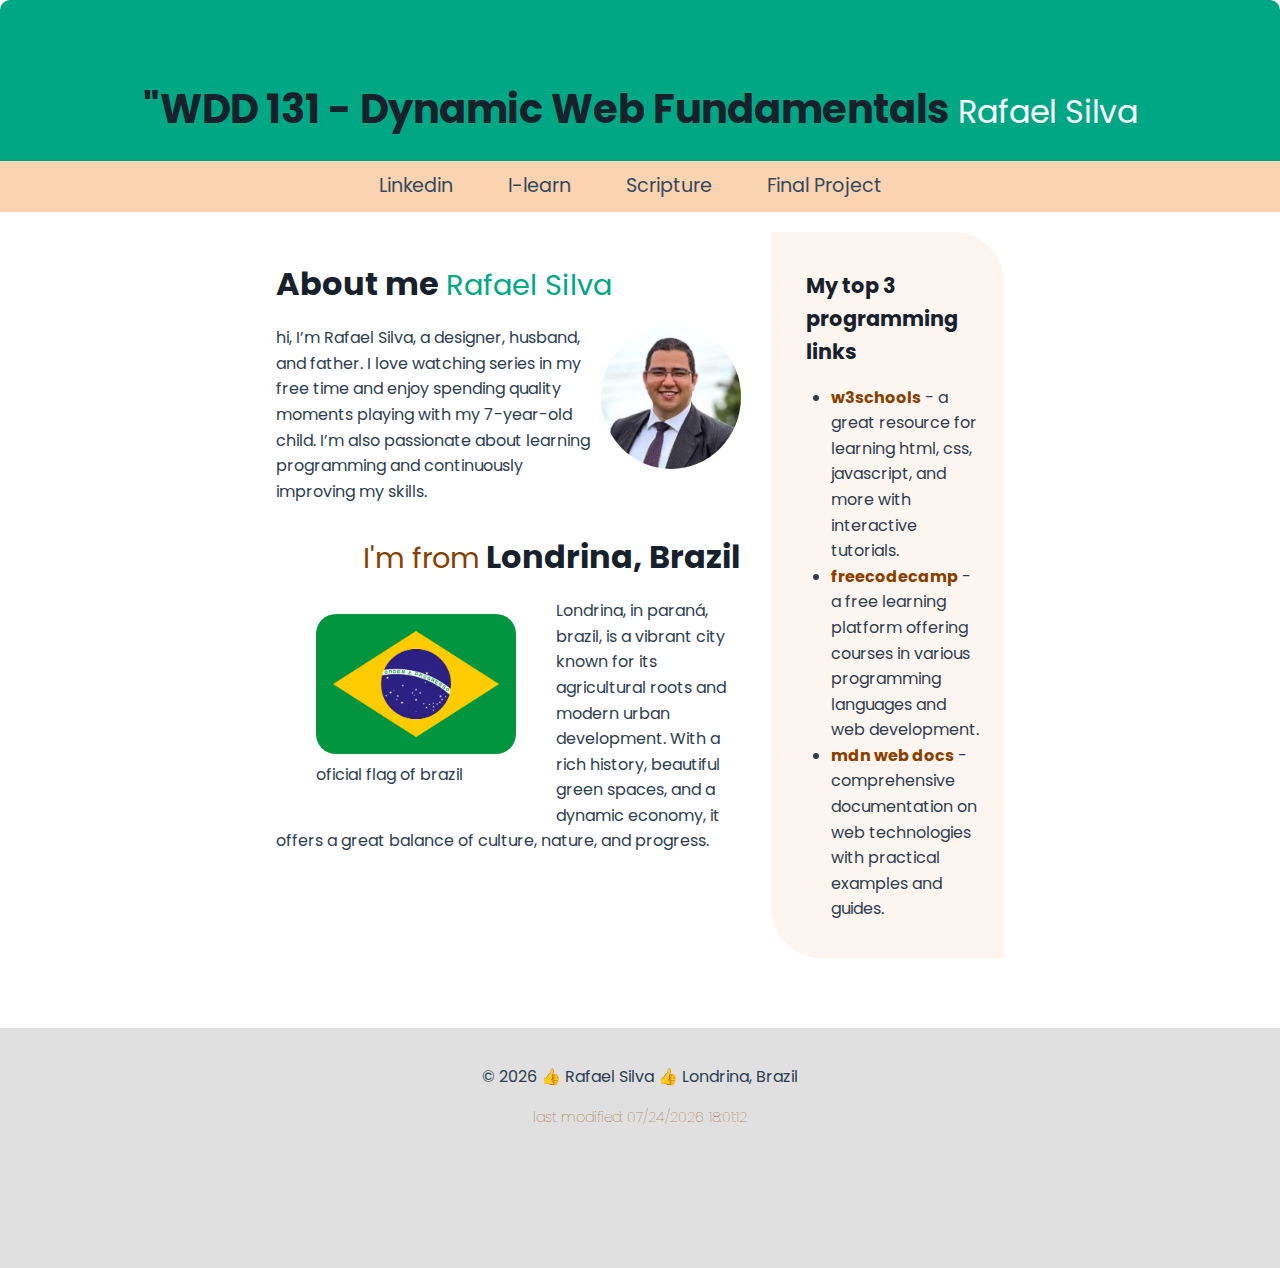
<file: index.html>
<!DOCTYPE html>
<html lang="en">

<head>
    <meta charset="utf-8">
    <meta name="viewport" content="width=device-width, initial-scale=1.0">
    <meta name="description" content="WDD 131 - Dynamic Web Fundamentals - Rafael Silva / web Fundamentals, html, css, js / this site from a byu-i's course learner">
    <meta name="author" content="Rafael Silva">
    <link rel="stylesheet" href="styles/base.css">
    <script src="scripts/getdates.js" defer></script>
    

    <link rel="preconnect" href="https://fonts.googleapis.com">
    <link rel="preconnect" href="https://fonts.gstatic.com" crossorigin>
    <link href="https://fonts.googleapis.com/css2?family=Poppins:ital,wght@0,300;0,400;0,500;0,700;1,300;1,500;1,700&display=swap" rel="stylesheet">
    
    <title>WDD 131 - Dynamic Web Fundamentals - Rafael Silva</title>
</head>

<body>
    <header>
        <h1>"WDD 131 - Dynamic Web Fundamentals <span id="white">Rafael Silva</span></h1>
        <nav>
            <ul>
                <li><a href="https://www.linkedin.com/in/rafael-silva-67575910a/">Linkedin</a></li>
                <li><a href="https://byui.instructure.com/">I-learn</a></li>
                <li><a href="https://www.churchofjesuschrist.org/study/scriptures/bofm/hel/5?lang=por&id=p12#p12">Scripture</a></li>
                <li><a href="#">Final Project</a></li>
            </ul>
        </nav>
    </header>

    <main>
        <section class="card">
            <h2>About me<span id="green"> Rafael Silva</span></h2>
            <img class="pic" src="images/Rafael.png" alt="rafael silva">
            <p>hi, I’m Rafael Silva, a designer, husband, and father. I love watching series in my free time and enjoy spending quality moments playing with my 7-year-old child. I’m also passionate about learning programming and continuously improving my skills.</p>

            <div>
                <h2 id="right"><span id="orange">I'm from</span> Londrina, Brazil</h2>
                
                <figure>
                    <img class="pic-2" src="images/brazil-flag.jpg" alt="brazilian flag">
                    <figcaption>oficial flag of brazil</figcaption>            
                </figure> 
            
                <p>Londrina, in paraná, brazil, is a vibrant city known for its agricultural roots and modern urban development. With a rich history, beautiful green spaces, and a dynamic economy, it offers a great balance of culture, nature, and progress.</p>
                
            </div>
        </section>
        
        <section class="card" id="grey">
            <h2 id="sub-h2">My top 3 programming links</h2>
            <ul>
                <li><a href="https://www.w3schools.com/" target="_blank">w3schools</a> - a great resource for learning html, css, javascript, and more with interactive tutorials.</li>
                <li><a href="https://www.freecodecamp.org/" target="_blank">freecodecamp</a> - a free learning platform offering courses in various programming languages and web development.</li>
                <li><a href="https://developer.mozilla.org/" target="_blank">mdn web docs</a> - comprehensive documentation on web technologies with practical examples and guides.</li>
            </ul>
        </section>
    </main>

    <footer>
        <p><span id="currentyear"></span> 👍 Rafael Silva 👍 Londrina, Brazil</p>
        <p id="orange2">last modified: <span id="lastmodified"></span></p>
    </footer>    
</body>

</html>
</file>
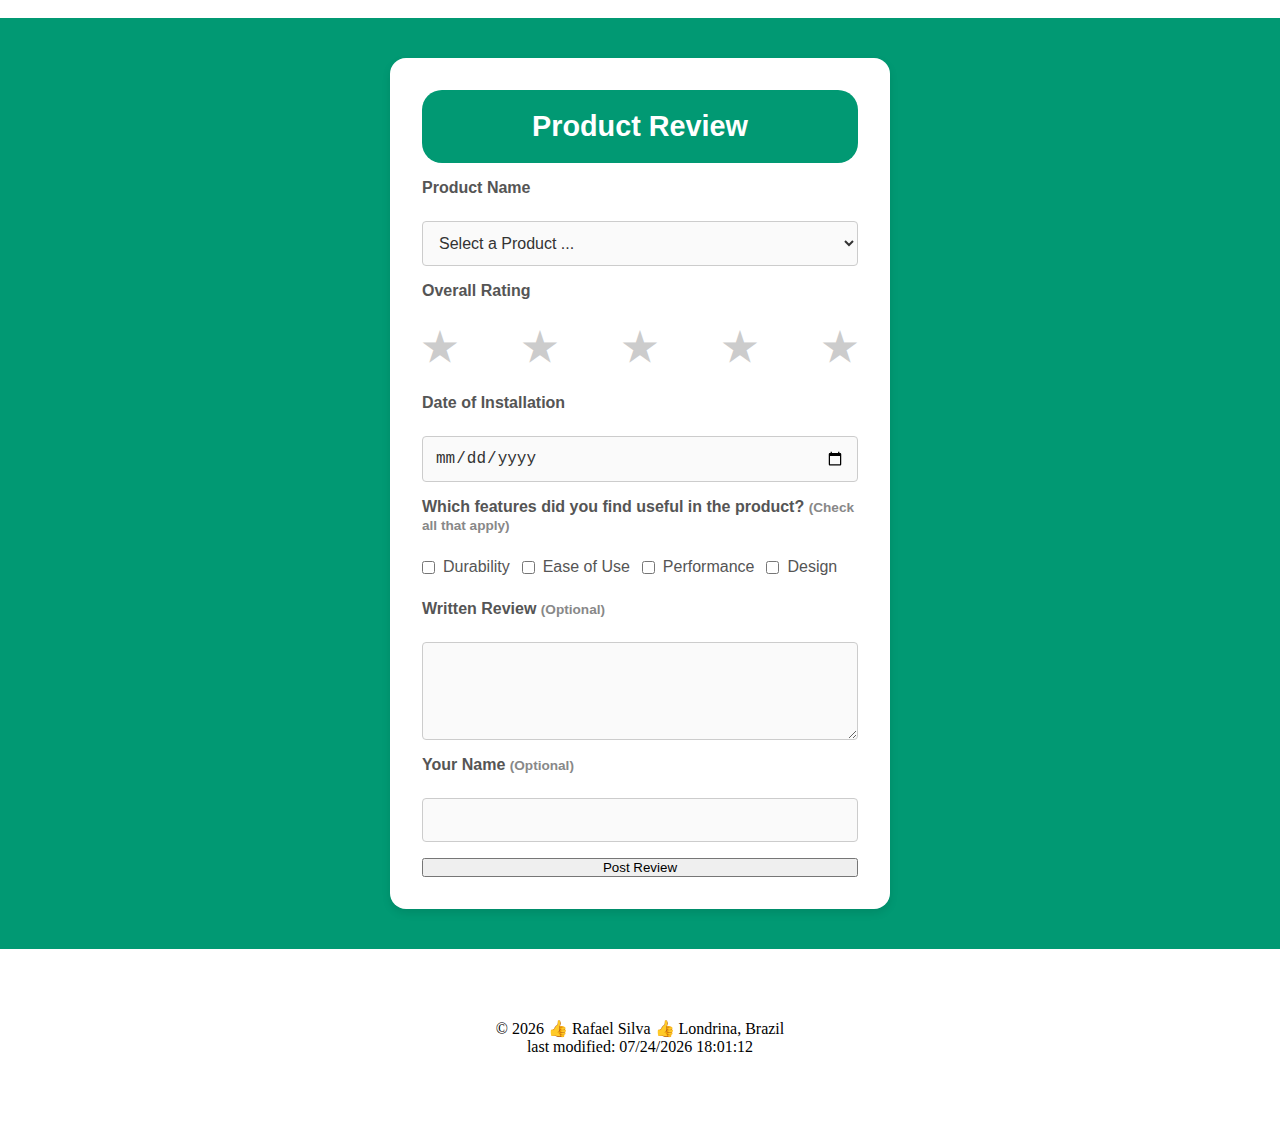
<file: form.html>
<!DOCTYPE html>
<html lang="en">
<head>
    <meta charset="UTF-8">
    <meta name="viewport" content="width=device-width, initial-scale=1.0">
    <title>Form</title>
    <meta name="description" content="confirmation page app -  learning activity"> 
    <meta name="author" content="Rafael Silva"> 
    <link rel="preconnect" href="https://fonts.googleapis.com">
    <link rel="preconnect" href="https://fonts.gstatic.com" crossorigin>
    <link href="https://fonts.googleapis.com/css2?family=Roboto:ital,wght@0,400;1,900&display=swap" rel="stylesheet"></br>
    <link rel="stylesheet" href="styles/form.css">
</head>
<body>
    <main>    
        <div class="review-container">
            <h2>Product Review</h2>
            <form id="reviewForm">
            
                <!-- Product Name -->
                <label for="productName">Product Name</label>
                <select id="productName" required>
                    <option value="">Choose a Product ...</option>
                    
                </select>
            
                <!-- Overall Rating -->
                <label for="rating">Overall Rating</label>
                <div class="rating">
                    <input type="radio" id="star5" name="rating" value="5">
                    <label for="star5">★</label>
                    <input type="radio" id="star4" name="rating" value="4">
                    <label for="star4">★</label>
                    <input type="radio" id="star3" name="rating" value="3">
                    <label for="star3">★</label>
                    <input type="radio" id="star2" name="rating" value="2">
                    <label for="star2">★</label>
                    <input type="radio" id="star1" name="rating" value="1">
                    <label for="star1">★</label>
                </div>
            
                <!-- Date of Installation -->
                <label for="installationDate">Date of Installation</label>
                <input type="date" id="installationDate" required>
            
                <!-- Features Checklist -->
                <p>Which features did you find useful in the product? <small>(Check all that apply)</small></p>
                <div class="checkbox-group">
                    <label><input type="checkbox" name="features" value="Durability"> Durability</label>
                    <label><input type="checkbox" name="features" value="Ease of Use"> Ease of Use</label>
                    <label><input type="checkbox" name="features" value="Performance"> Performance</label>
                    <label><input type="checkbox" name="features" value="Design"> Design</label>
                </div>
            
                <!-- Written Review -->
                <label for="reviewText">Written Review <small>(Optional)</small></label>
                <textarea id="reviewText" rows="4"></textarea>
            
                <!-- Name -->
                <label for="reviewerName">Your Name <small>(Optional)</small></label>
                <input type="text" id="reviewerName">
            
                <!-- Submit Button -->
                <button type="button" onclick="submitReview()">Post Review</button>
            </form>
        </div>
    </main>

    <footer>
        <p><span id="currentyear"></span> 👍 Rafael Silva 👍 Londrina, Brazil</p>
        <p id="orange2">last modified: <span id="lastmodified"></span></p>
    </footer>  

    <script src="scripts/form.js"></script>
    <script src="scripts/getdates.js"></script> <!--- js for data in footer-->
</body>
</html>
</file>
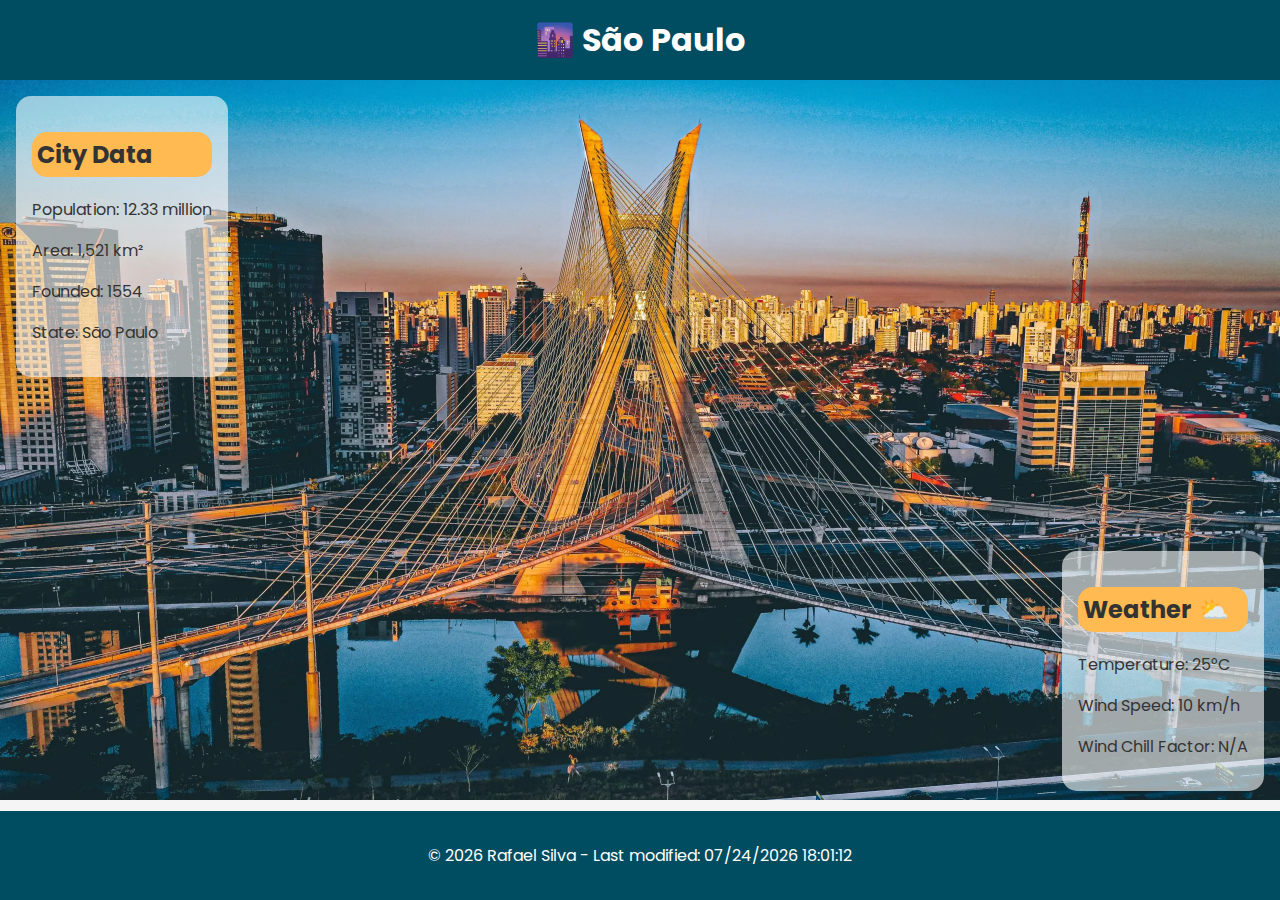
<file: place.html>
<!DOCTYPE html>
<html lang="en">
<head>
    <meta charset="UTF-8">
    <meta name="viewport" content="width=device-width, initial-scale=1.0">
    <meta http-equiv="X-UA-Compatible" content="IE=edge">
    <meta name="description" content="WDD 131 - Dynamic Web Fundamentals - Rafael Silva / web Fundamentals, html, css, js / this site from a byu-i's course learner">
    <meta name="author" content="Rafael Silva">
    <title>🌆 São Paulo - Explore the City</title>
    <link rel="stylesheet" href="styles/place.css">

    <link rel="preconnect" href="https://fonts.googleapis.com">
    <link rel="preconnect" href="https://fonts.gstatic.com" crossorigin>
    <link href="https://fonts.googleapis.com/css2?family=Poppins:ital,wght@0,300;0,400;0,500;0,700;1,300;1,500;1,700&display=swap" rel="stylesheet">
    
    
</head>
<body>
    <header>
        <h1>🌆 São Paulo</h1>
    </header>

    <main class="hero">
        <picture>
            <source srcset="images/hero-large.webp" media="(min-width: 1000px)">
            <source srcset="images/hero-small.webp" media="(max-width: 659px)">
            <img src="images/hero-medium.webp" alt="Panoramic view of São Paulo" class="responsive-img">
        </picture>
        <div class="overlay">
            <div class="data">
                <h2>City Data</h2>
                <p>Population: 12.33 million</p>
                <p>Area: 1,521 km²</p>
                <p>Founded: 1554</p>
                <p>State: São Paulo</p>
            </div>
            <div class="weather">
                <h2>Weather</h2>
                <img src="images/weather-icon.svg" alt="Weather icon" class="weather-icon mobile-icon">
                <p>Temperature: 25°C</p>
                <p>Wind Speed: 10 km/h</p>
                <p>Wind Chill Factor: <span id="windChill">N/A</span></p>
            </div>
        </div>
    </main>

    <footer>
        <p>&copy; <span id="year"></span> Rafael Silva - Last modified: <span id="lastModified"></span></p>
    </footer>
    <script src="scripts/place.js" defer></script>
</body>
</html>
</file>
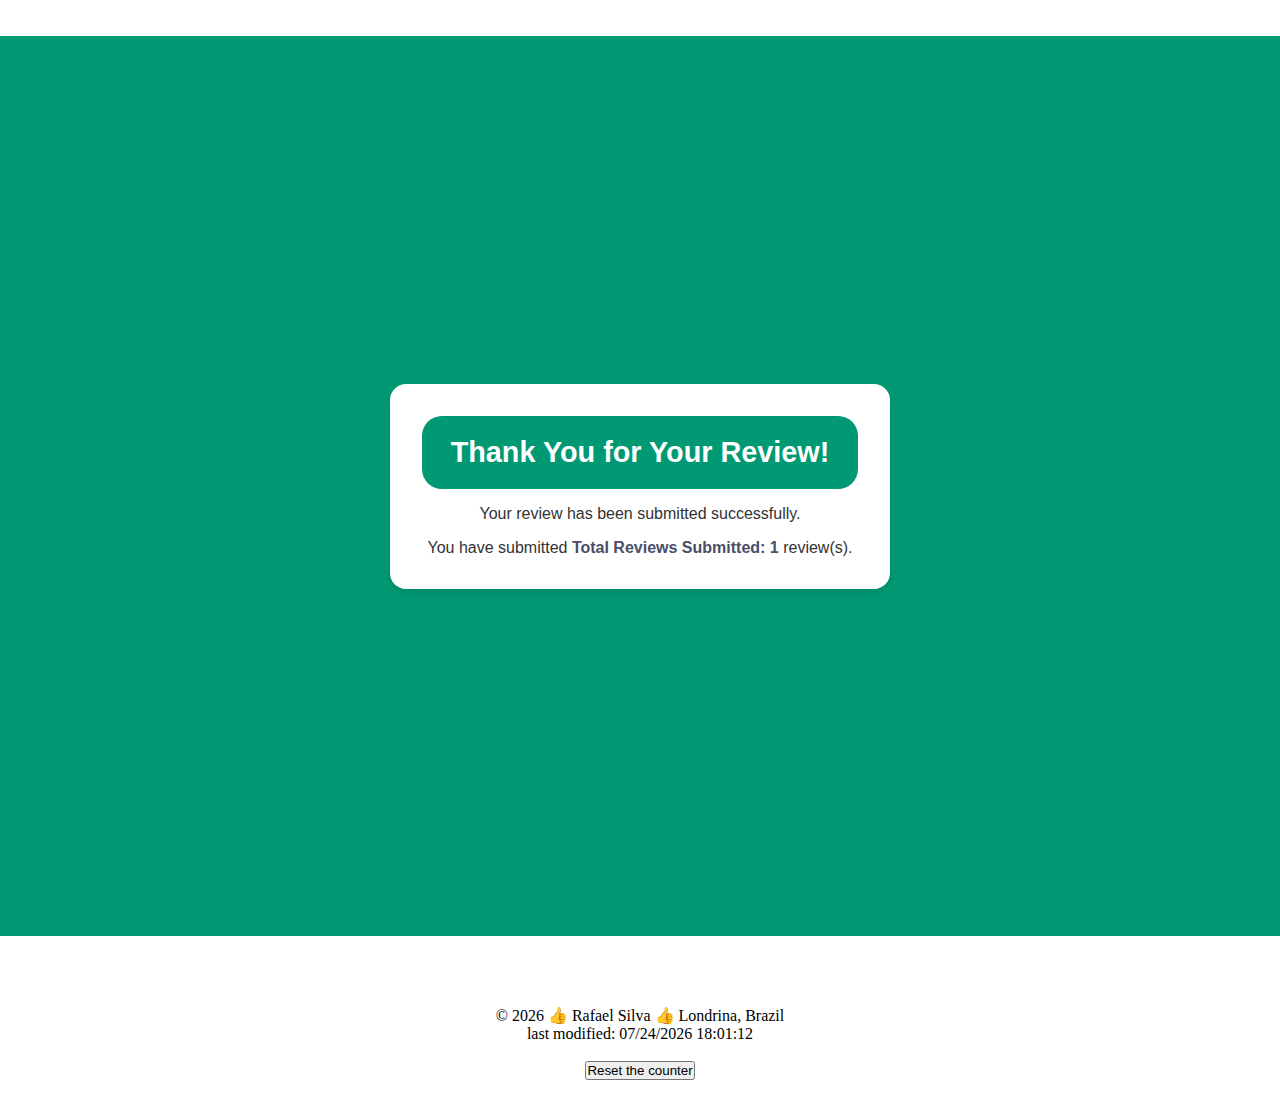
<file: review.html>
<!DOCTYPE html>
<html lang="en">
<head>
  <meta charset="UTF-8">
  <meta name="viewport" content="width=device-width, initial-scale=1.0">
  <title>Review Confirmation</title>
  <meta name="description" content="confirmation page app -  learning activity"> 
  <meta name="author" content="Rafael Silva"> 
  <link rel="preconnect" href="https://fonts.googleapis.com">
  <link rel="preconnect" href="https://fonts.gstatic.com" crossorigin>
  <link href="https://fonts.googleapis.com/css2?family=Roboto:ital,wght@0,400;1,900&display=swap" rel="stylesheet"></br>
  <link rel="stylesheet" href="styles/form.css">
</head>
<bR>
    <main>
        <div class="confirmation-container">
            <h2>Thank You for Your Review!</h2>
            <p>Your review has been submitted successfully.</p>
            <p>You have submitted <span id="reviewCount">0</span> review(s).</p>
        </div>
        
    </main>      
    
    <footer>
        <p><span id="currentyear"></span> 👍 Rafael Silva 👍 Londrina, Brazil</p>
        <p id="orange2">last modified: <span id="lastmodified"></span></p>
        
        </br>
        <!-- Botão para resetar a contagem de reviews -->
        <button id="resetReviewCount">Reset the counter</button>
    </footer>  

    

    <script src="scripts/form.js"></script>
    <script src="scripts/getdates.js"></script>
</body>
</html>
</file>
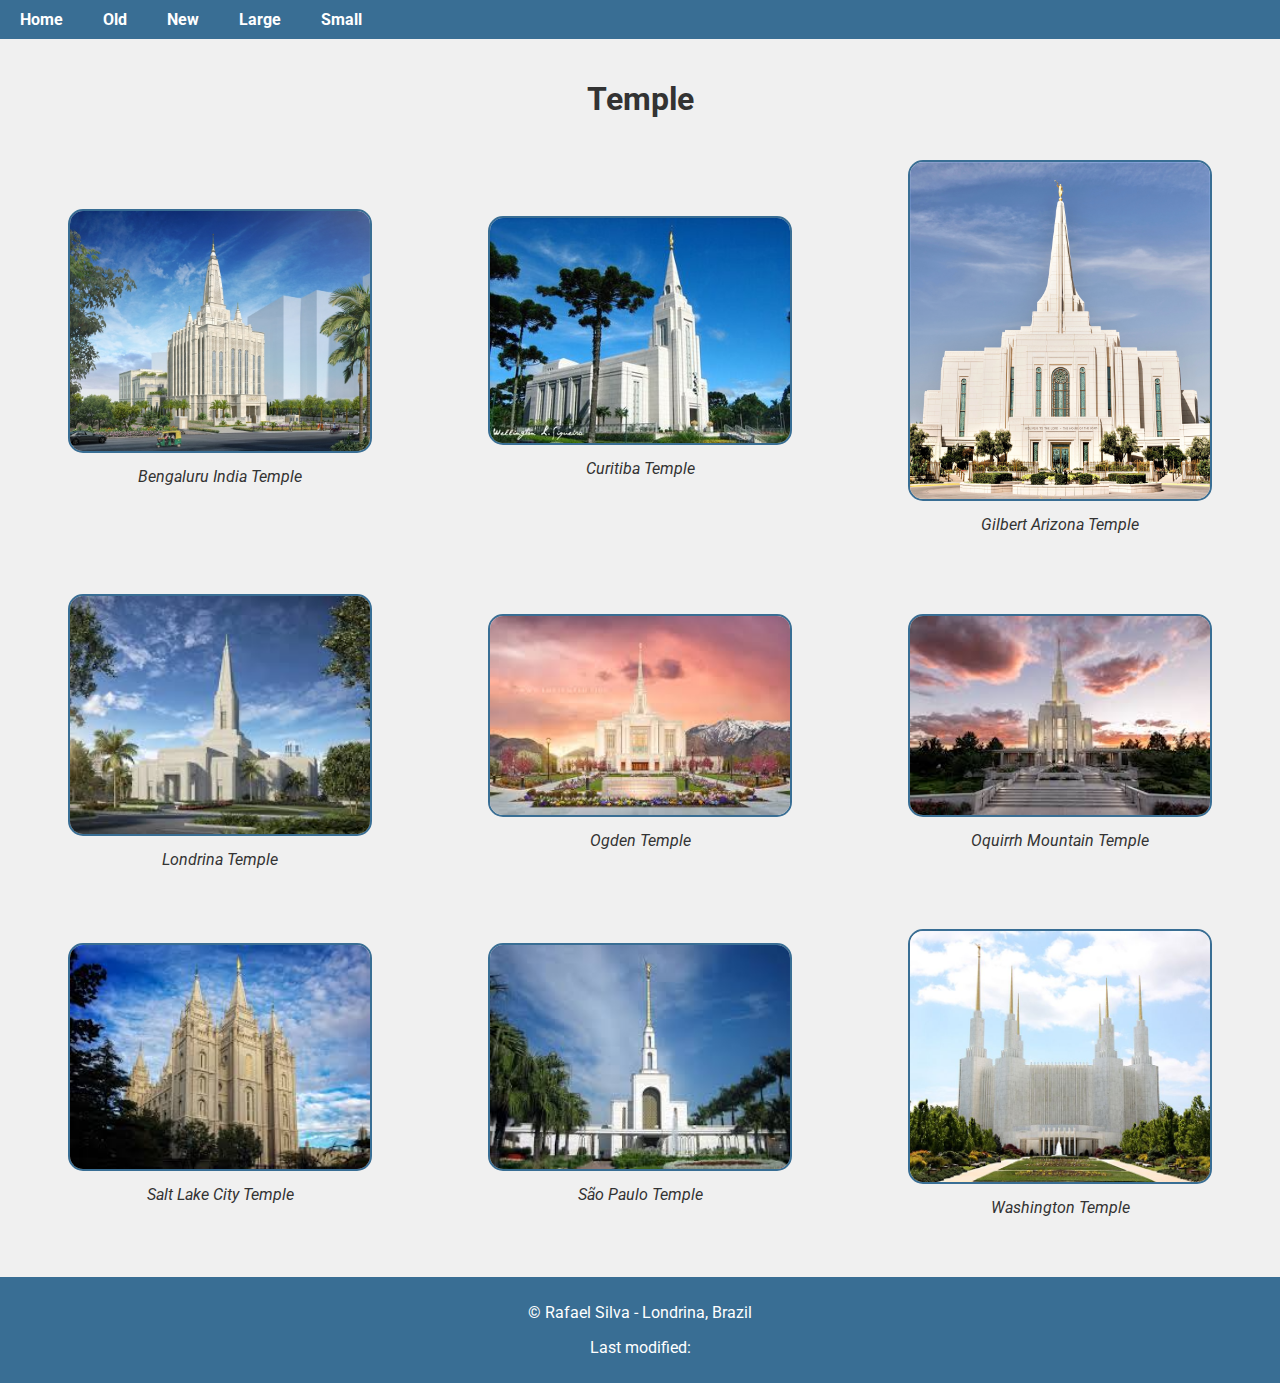
<file: temples.html>
<!DOCTYPE html>
<html lang="en">
<head>
    <meta charset="UTF-8">
    <meta name="viewport" content="width=device-width, initial-scale=1.0">
    <title>Temples - Home</title>
    <meta name="description" content="A list of my favorite Temples"> 
    <meta name="author" content="Rafael Silva"> 
    <link rel="preconnect" href="https://fonts.googleapis.com">
    <link rel="preconnect" href="https://fonts.gstatic.com" crossorigin>
    <link href="https://fonts.googleapis.com/css2?family=Roboto:ital,wght@0,400;1,900&display=swap" rel="stylesheet">
    <link rel="stylesheet" href="styles/temples.css">
    <link rel="stylesheet" href="styles/temples-large.css">
</head>
<body>
    <header>
        <nav>
            <div class="hamburger" id="hamburger">&#9776;</div>
            <ul class="nav-menu" id="nav-menu">
                <li><a href="#">Home</a></li>
                <li><a href="#">Old</a></li>
                <li><a href="#">New</a></li>
                <li><a href="#">Large</a></li>
                <li><a href="#">Small</a></li>
            </ul>
        </nav>
    </header>

    <main>
        <h1>Temple</h1>
        <h2></h2>
        <div class="temples">
            <figure>
                <img class="temple-img" src="images/bengaluru-india-temple.png" alt="Bengaluru India Temple">
                <figcaption>Bengaluru India Temple</figcaption>
            </figure>
            <figure>
                <img class="temple-img" src="images/curitiba-temple.png" alt="Curitiba Temple">
                <figcaption>Curitiba Temple</figcaption>
            </figure>
            <figure>
                <img class="temple-img" src="images/gilbert-arizona-temple.png" alt="Gilbert Arizona Temple">
                <figcaption>Gilbert Arizona Temple</figcaption>
            </figure>
            <figure>
                <img class="temple-img" src="images/londrina-temple.png" alt="Londrina Temple">
                <figcaption>Londrina Temple</figcaption>
            </figure>
            <figure>
                <img class="temple-img" src="images/ogden-temple.png" alt="Ogden Temple">
                <figcaption>Ogden Temple</figcaption>
            </figure>
            <figure>
                <img class="temple-img" src="images/oquiirrh-mountin-temple.png" alt="Oquirrh Mountain Temple">
                <figcaption>Oquirrh Mountain Temple</figcaption>
            </figure>
            <figure>
                <img class="temple-img" src="images/salt-lake-city-temple.png" alt="Salt Lake City Temple">
                <figcaption>Salt Lake City Temple</figcaption>
            </figure>
            <figure>
                <img class="temple-img" src="images/sao-paulo-temple.png" alt="São Paulo Temple">
                <figcaption>São Paulo Temple</figcaption>
            </figure>
            <figure>
                <img class="temple-img" src="images/washiton-temple.png" alt="Washington Temple">
                <figcaption>Washington Temple</figcaption>
            </figure>
        </div>
    </main>

    <footer>
        <p>&copy; <span id="currentYear"></span> Rafael Silva - Londrina, Brazil</p>
        <p>Last modified: <span id="lastModified"></span></p>
    </footer>

    <script src="scripts/temples.js"></script>
</body>
</html>
</file>
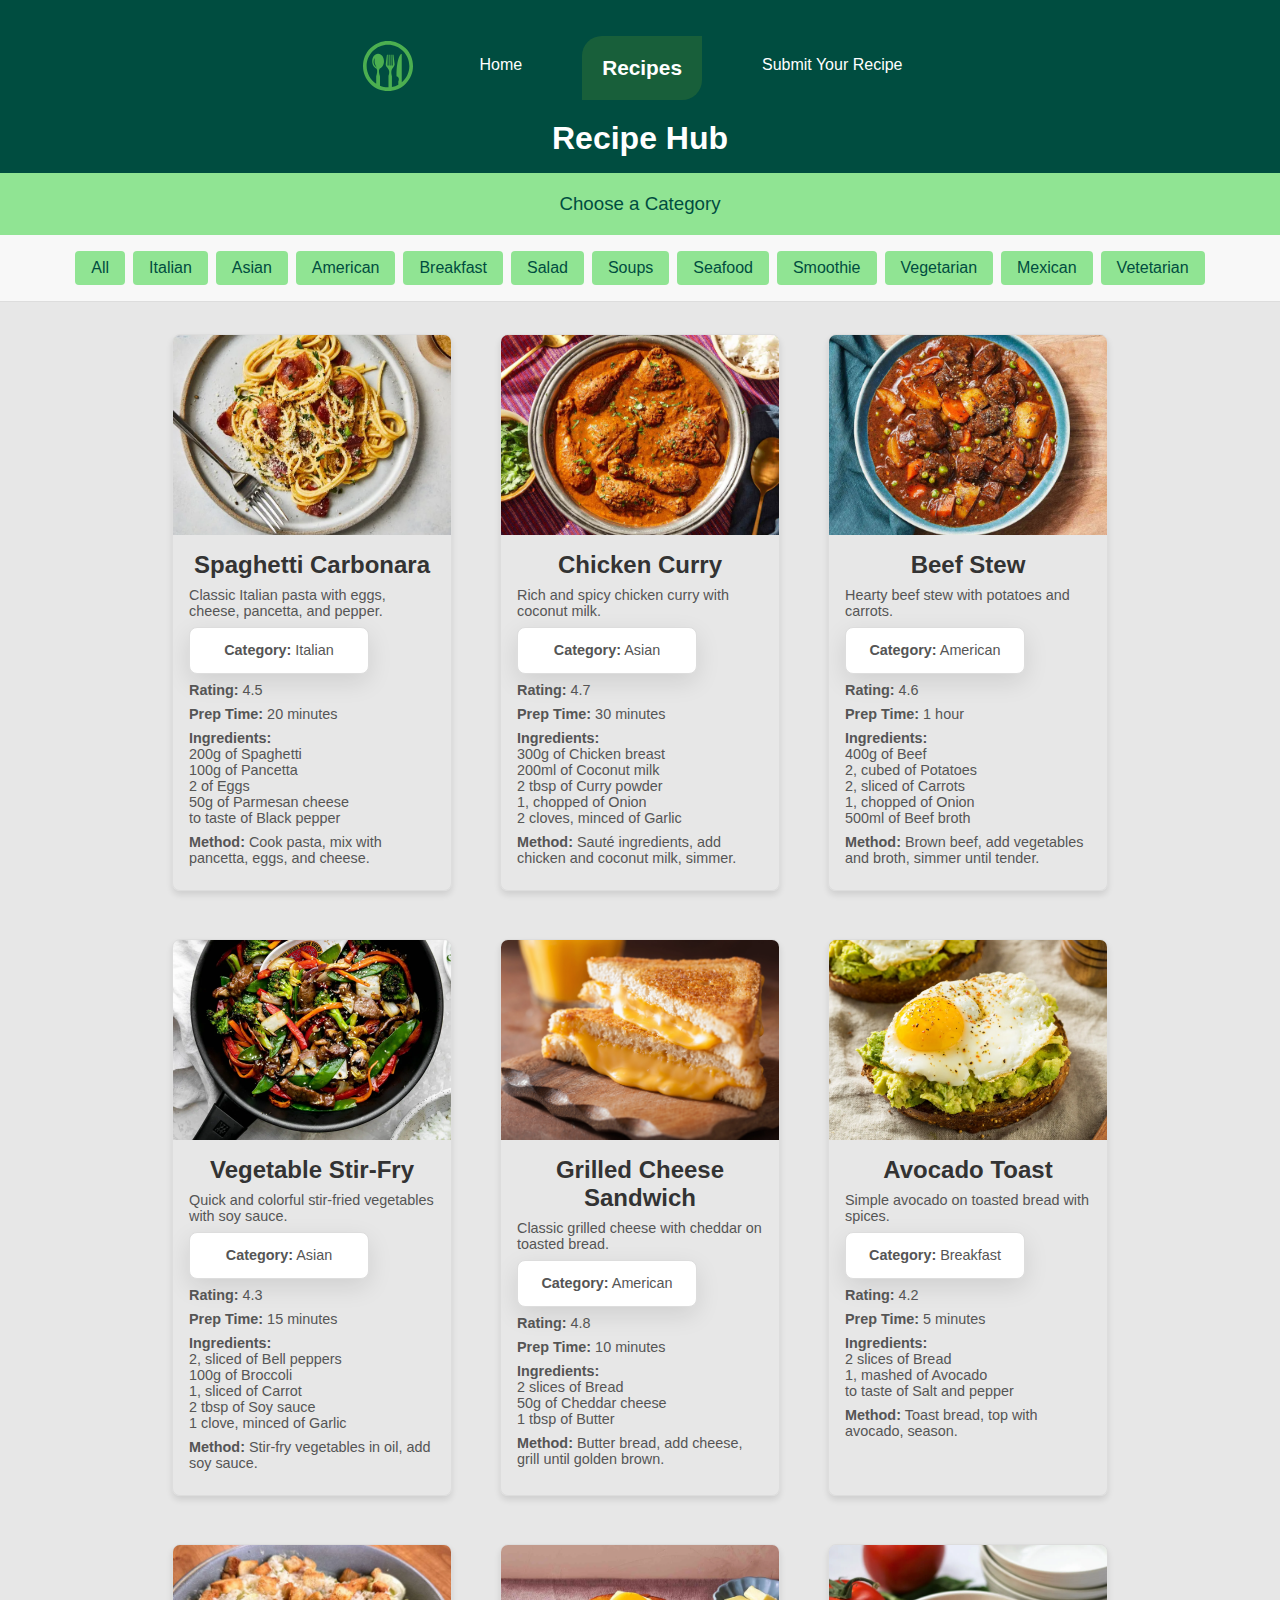
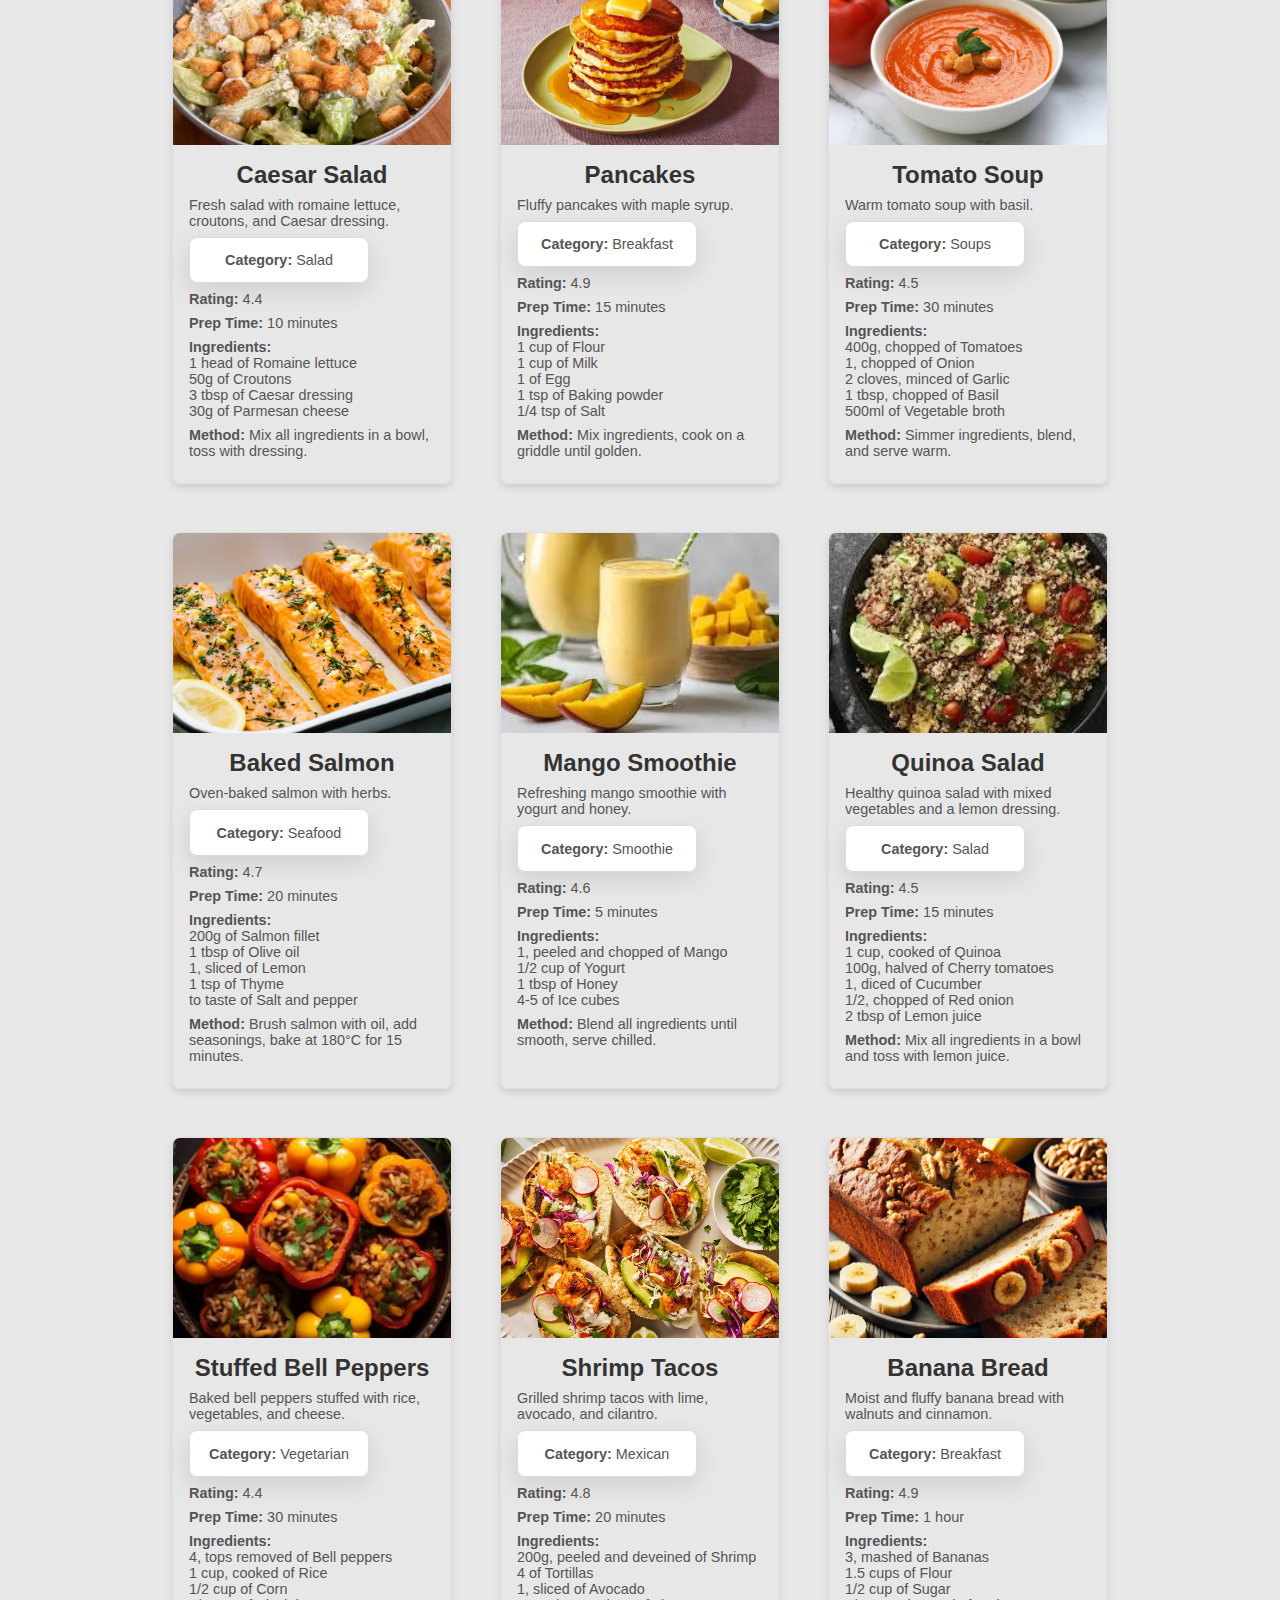
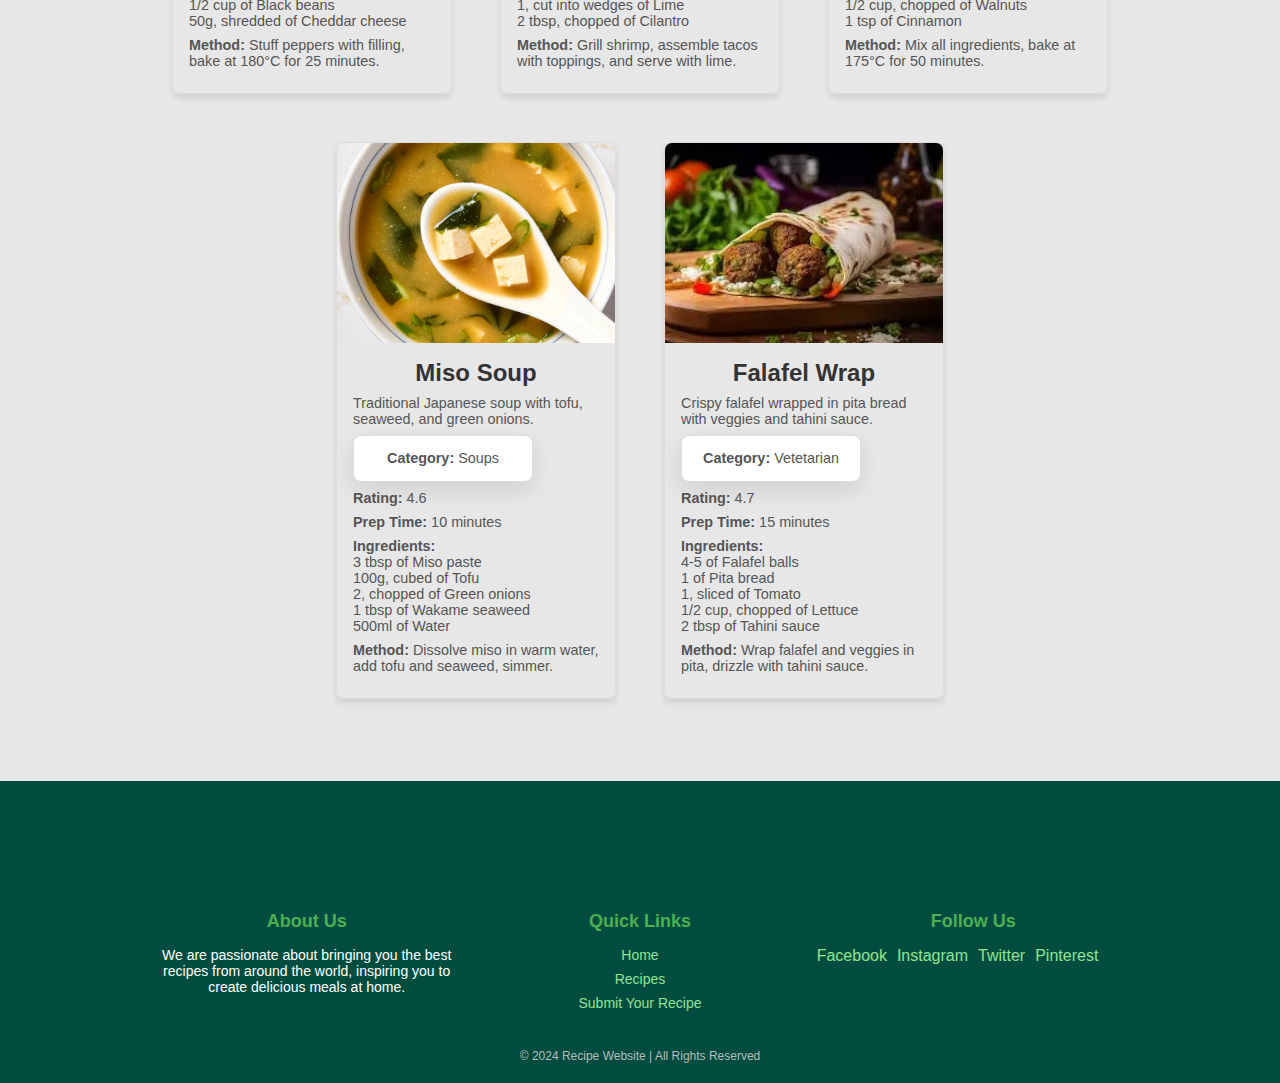
<file: project/recipes.html>
<!DOCTYPE html>
<html lang="en">
<head>
    <meta charset="UTF-8">
    <meta name="viewport" content="width=device-width, initial-scale=1.0">
    <title>Recipe Hub - Recipe</title>
    <meta name="description" content="book of mormon app -  learning activity"> 
    <meta name="author" content="Rafael Silva"> 
    <link rel="icon" href="images/logo.svg" type="image/x-icon">
    <link rel="preconnect" href="https://fonts.googleapis.com">
    <link rel="preconnect" href="https://fonts.gstatic.com" crossorigin>
    <link href="https://fonts.googleapis.com/css2?family=Roboto:ital,wght@0,400;1,900&display=swap" rel="stylesheet">
    <link rel="stylesheet" href="style/Delicious-Recipes.css">
    
</head>
<body>
    <header>
        <div class="header-1">
            <a href="delicious-recipes.html">
                <img src="images/logo.svg" alt="logo">
            </a>
            <div class="hamburger" id="hamburger">&#9776;</div>
            <nav id="nav-menu">
                <a href="delicious-recipes.html">Home</a>
                <a class="active" href="recipes.html">Recipes</a>
                <a href="submit-recipe.html">Submit Your Recipe</a>
            </nav>
        </div>
    
        <h1>Recipe Hub</h1>
        
    </header>

    <main>
        <h3>Choose a Category</h3>
        <div class="cat-nav"></div>
        <div class="all-recipe"></div>
    </main>
        

    <footer class="footer">
        <div class="footer-content">
            <div class="footer-section about">
                <h2>About Us</h2>
                <p>We are passionate about bringing you the best recipes from around the world, inspiring you to create delicious meals at home.</p>
            </div>
            <div class="footer-section links">
                <h2>Quick Links</h2>
                <ul>
                    <li><a  href="delicious-recipes.html">Home</a></li>
                    <li><a  href="recipes.html">Recipes</a></li>
                    <li><a href="submit-recipe.html">Submit Your Recipe</a></li>
                </ul>
            </div>
            <div class="footer-section social">
                <h2>Follow Us</h2>
                <div class="social-links">
                    <a href="https://facebook.com" target="_blank">Facebook</a>
                    <a href="https://instagram.com" target="_blank">Instagram</a>
                    <a href="https://twitter.com" target="_blank">Twitter</a>
                    <a href="https://pinterest.com" target="_blank">Pinterest</a>
                </div>
            </div>
        </div>
        <div class="footer-bottom">
            <p>&copy; 2024 Recipe Website | All Rights Reserved</p>
        </div>
    </footer>
    

    <script src="scripts/Delicious-Recipes.js"></script>
    
</body>
</html>
</file>
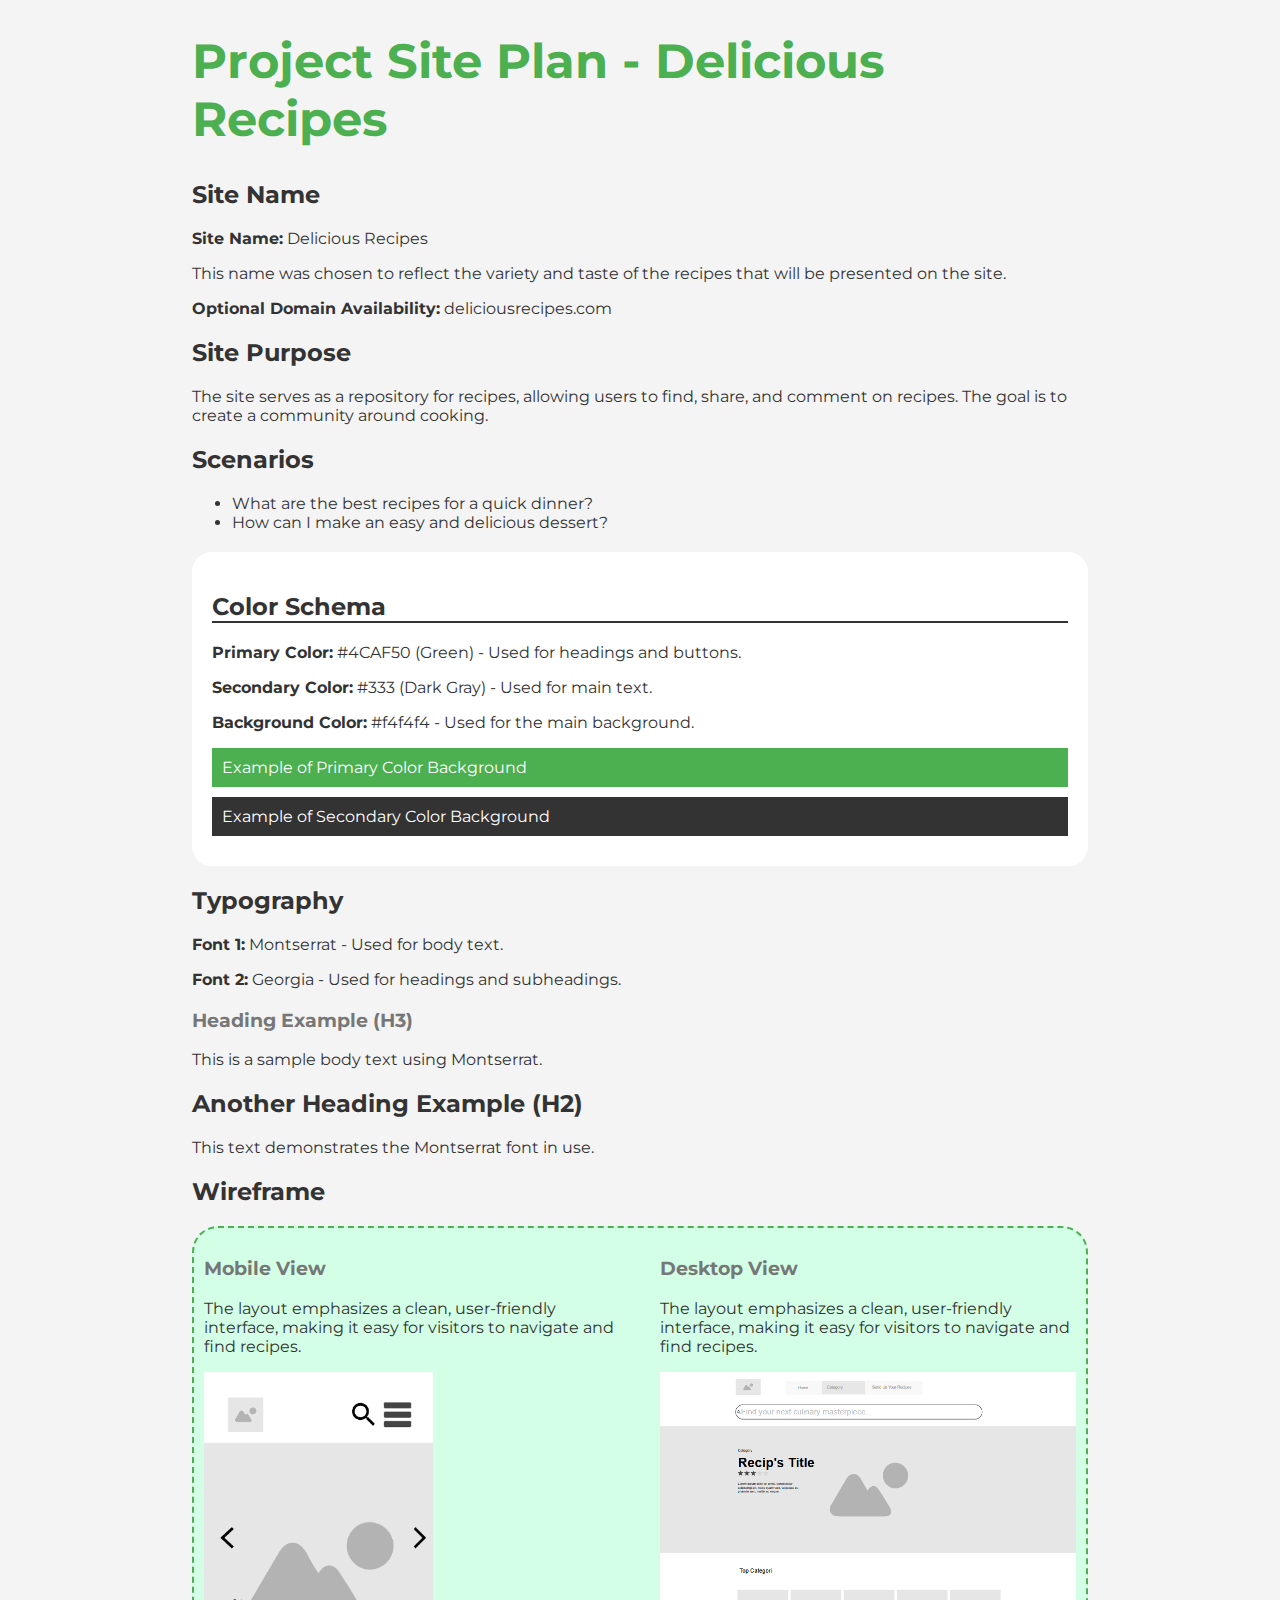
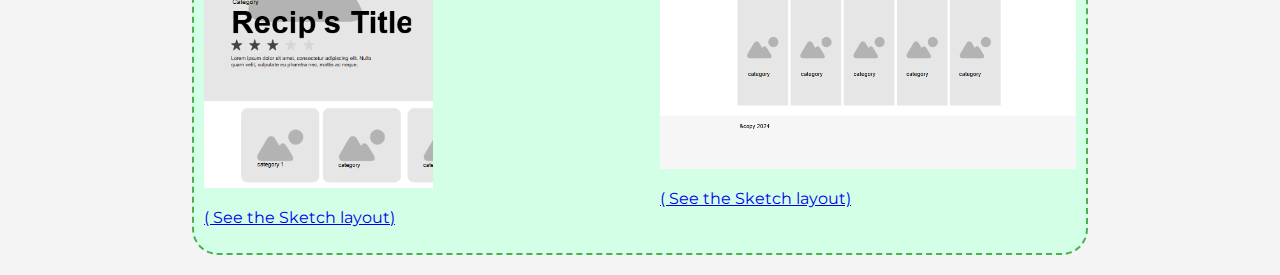
<file: project/siteplan.html>
<!DOCTYPE html>
<html lang="en">

<head>
    <meta charset="UTF-8">
    <meta name="viewport" content="width=device-width, initial-scale=1.0">
    <title>Project Site Plan - Delicious Recipes</title>
    <link rel="stylesheet" href="style/siteplan.css">
    <link href="https://fonts.googleapis.com/css2?family=Montserrat:wght@400;700&display=swap" rel="stylesheet">
    <!-- Montserrat font -->
</head>

<body>
    <main>

        <section class="title">
            <h1>Project Site Plan - Delicious Recipes</h1>
        </section>   

        <section>
            <h2>Site Name</h2>
            <p><strong>Site Name:</strong> Delicious Recipes</p>
            <p>This name was chosen to reflect the variety and taste of the recipes that will be presented on the site.</p>
            <p><strong>Optional Domain Availability:</strong> deliciousrecipes.com</p>
        </section>
        
        <section>
            <h2>Site Purpose</h2>
            <p>The site serves as a repository for recipes, allowing users to find, share, and comment on recipes. The goal is to create a community around cooking.</p>
        </section>
        
        <section>
            <h2>Scenarios</h2>
            <ul>
                <li>What are the best recipes for a quick dinner?</li>
                <li>How can I make an easy and delicious dessert?</li>
            </ul>
        </section>


        <section>
            <div class="color-scheme">
                <h2>Color Schema</h2>
                <p><strong>Primary Color:</strong> #4CAF50 (Green) - Used for headings and buttons.</p>
                <p><strong>Secondary Color:</strong> #333 (Dark Gray) - Used for main text.</p>
                <p><strong>Background Color:</strong> #f4f4f4 - Used for the main background.</p>
                <div class="color-example primary-bg">Example of Primary Color Background</div>
                <div class="color-example secondary-bg">Example of Secondary Color Background</div>
            </div>
        </section>
        
        <section>
            <h2>Typography</h2>
            <p><strong>Font 1:</strong> Montserrat - Used for body text.</p>
            <p><strong>Font 2:</strong> Georgia - Used for headings and subheadings.</p>
            <div class="typography-example">
                <h3>Heading Example (H3)</h3>
                <p>This is a sample body text using Montserrat.</p>
            </div>
            <div class="typography-example">
                <h2>Another Heading Example (H2)</h2>
                <p>This text demonstrates the Montserrat font in use.</p>
            </div>
        </section>

        <section>
            <h2>Wireframe</h2>
            <div class="wireframe">

                <section class="border">    
                    <h3>Mobile View</h3>
                    <p>The layout emphasizes a clean, user-friendly interface, making it easy for visitors to navigate and find recipes.</p>
                    <img class="img-small" src="images/wireframe-mobile.png" alt="">
                    <p><a href="https://app.moqups.com/Qq4qIdC2S5IKh2q0XxS5514ZRwbdZogq/view/page/ad64222d5"> ( See the Sketch layout)</a></p>
                </section>

                <section>
                    <h3>Desktop View</h3>
                    <p>The layout emphasizes a clean, user-friendly interface, making it easy for visitors to navigate and find recipes.</p>
                    <img class="img-large" src="images/wireframe-desktop.png" alt="wireframe-desktop-view" >
                    <p><a href="https://app.moqups.com/b6P0DoWFY8l8aCSxWyS9NH05wPYsErDL/view/page/ad64222d5"> ( See the Sketch layout)</a></p>
                </section> 
            </div>
        </section>
            
    </main>
</body>

</html>
</file>
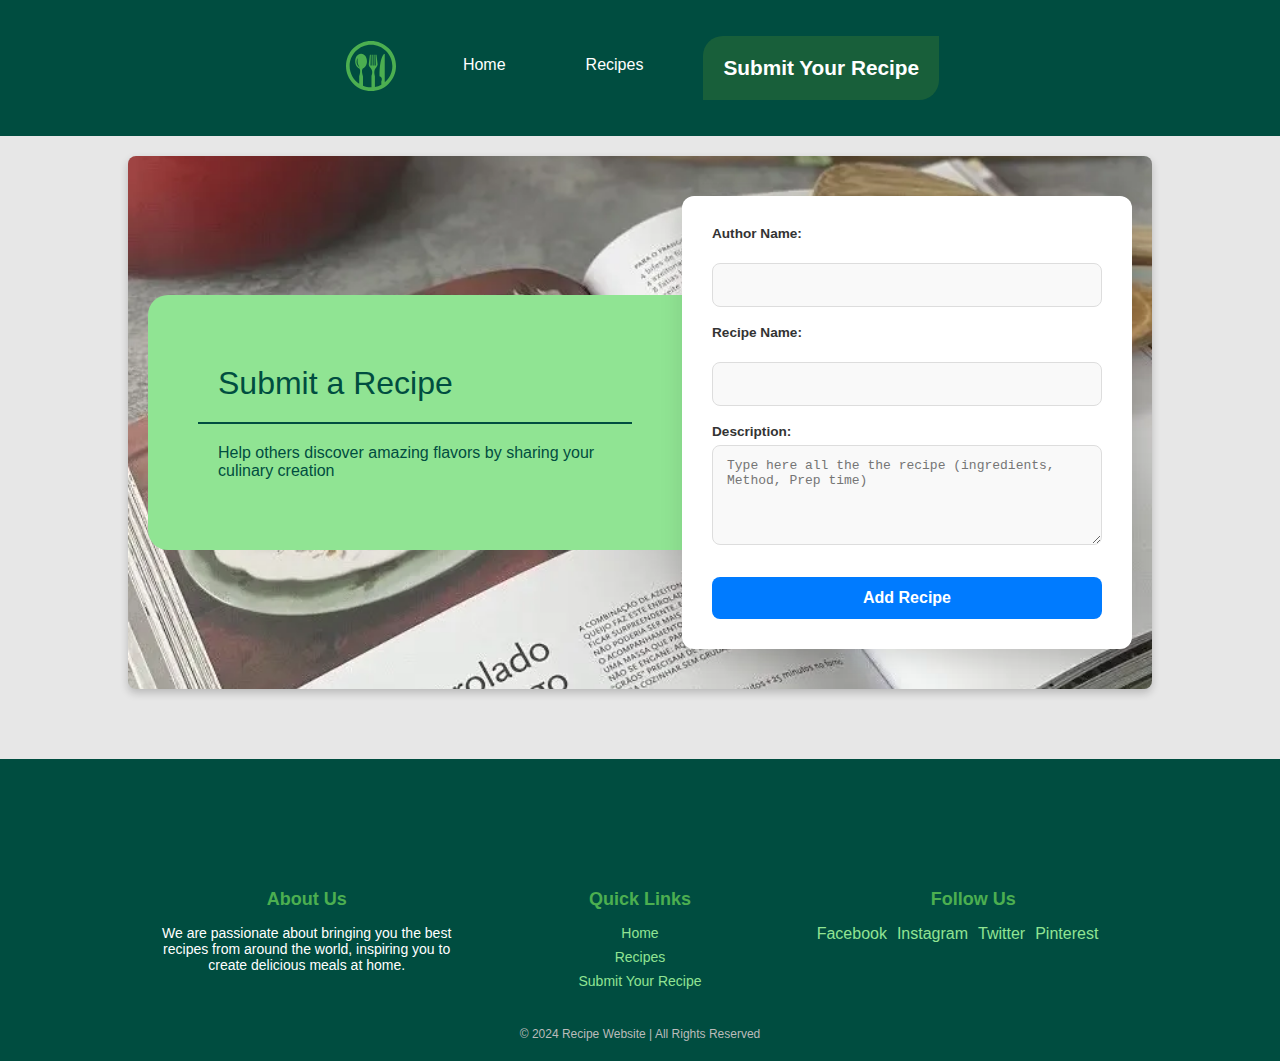
<file: project/submit-recipe.html>
<!DOCTYPE html>
<html lang="en">
<head>
    <meta charset="UTF-8">
    <meta name="viewport" content="width=device-width, initial-scale=1.0">
    <title>Recipe Hub - Recipe</title>
    <meta name="description" content="book of mormon app -  learning activity"> 
    <meta name="author" content="Rafael Silva"> 
    <link rel="icon" href="images/logo.svg" type="image/x-icon">
    <link rel="preconnect" href="https://fonts.googleapis.com">
    <link rel="preconnect" href="https://fonts.gstatic.com" crossorigin>
    <link href="https://fonts.googleapis.com/css2?family=Roboto:ital,wght@0,400;1,900&display=swap" rel="stylesheet">
    <link rel="stylesheet" href="style/Delicious-Recipes.css">
    <link rel="stylesheet" href="style/delicius-recipes-2.css">
    
</head>
<body>
    <header>
        <div class="header-1">
            <a href="delicious-recipes.html">
                <img src="images/logo.svg" alt="logo">
            </a>
            <div class="hamburger" id="hamburger" >&#9776;</div>
            <nav id="nav-menu">
               
                    <a href="delicious-recipes.html">Home</a>
                    <a href="recipes.html">Recipes</a>
                    <a class="active" href="submit-recipe.html">Submit Your Recipe</a>
                
                
            </nav>
        </div>
    </header>
    

    <main>
        <div class="container-2"  style="background-image: url('images/recipe-book.webp');"  >  
            <div class="cont-side">
                <h3><strong>Submit a Recipe</strong></h3> 
                <p>Help others discover amazing flavors by sharing your culinary creation</p>
                
            </div>
            
            <form id="recipe-form">
                
                
                <label for="author">Author Name:</label>
                <input type="text" id="author" name="author" required>

                <label for="name">Recipe Name:</label>
                <input type="text" id="name" name="name" required>
        
                <label for="description">Description:</label>
                <textarea id="description" name="description" placeholder="Type here all the the recipe (ingredients, Method, Prep time)" required></textarea>
                

        
                <button type="submit">Add Recipe</button>
            </form>

        </div>     
    </main>
        

    <footer class="footer">
        <div class="footer-content">
            <div class="footer-section about">
                <h2>About Us</h2>
                <p>We are passionate about bringing you the best recipes from around the world, inspiring you to create delicious meals at home.</p>
            </div>
            <div class="footer-section links">
                <h2>Quick Links</h2>
                <ul>
                    <li><a  href="delicious-recipes.html">Home</a></li>
                    <li><a  href="recipes.html">Recipes</a></li>
                    <li><a href="submit-recipe.html">Submit Your Recipe</a></li>
                </ul>
            </div>
            <div class="footer-section social">
                <h2>Follow Us</h2>
                <div class="social-links">
                    <a href="https://facebook.com" target="_blank">Facebook</a>
                    <a href="https://instagram.com" target="_blank">Instagram</a>
                    <a href="https://twitter.com" target="_blank">Twitter</a>
                    <a href="https://pinterest.com" target="_blank">Pinterest</a>
                </div>
            </div>
        </div>
        <div class="footer-bottom">
            <p>&copy; 2024 Recipe Website | All Rights Reserved</p>
        </div>
    </footer>
    
    <script src="scripts/Delicious-Recipes.js"></script>
</body>
</html>
</file>
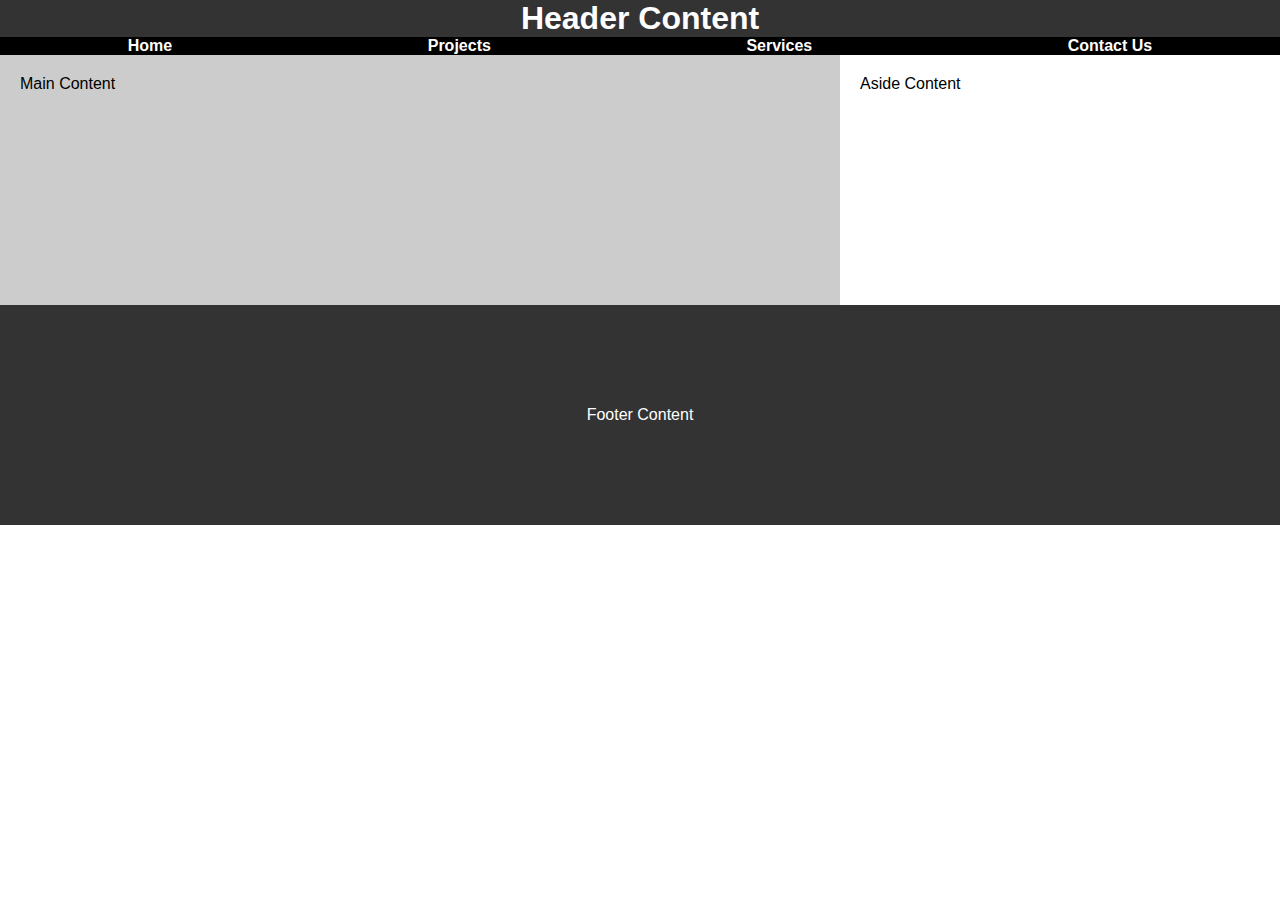
<file: week01/basic-layout.html>
<!DOCTYPE html>
<html lang="pt-BR">
<head>
    <meta charset="UTF-8">
    <meta name="viewport" content="width=device-width, initial-scale=1.0">
    <title>WDD 131 - Rafael Silva</title>
    <link rel="stylesheet" href="styles/layout.css">
</head>
<body>

    <header>
        <h1>Header Content</h1>
        <nav>
            <ul>
                <li><a href="#">Home</a></li>
                <li><a href="#">Projects</a></li>
                <li><a href="#">Services</a></li>
                <li><a href="#">Contact Us</a></li>
            </ul>
        </nav>
    </header>



    <main class="main-content">
        <article>
            <p>Main Content</p>
        </article>
        <aside>
            <p>Aside Content</p>
        </aside>
    </main>

    <footer>
        <p>Footer Content</p>
    </footer>

</body>
</html>
</file>
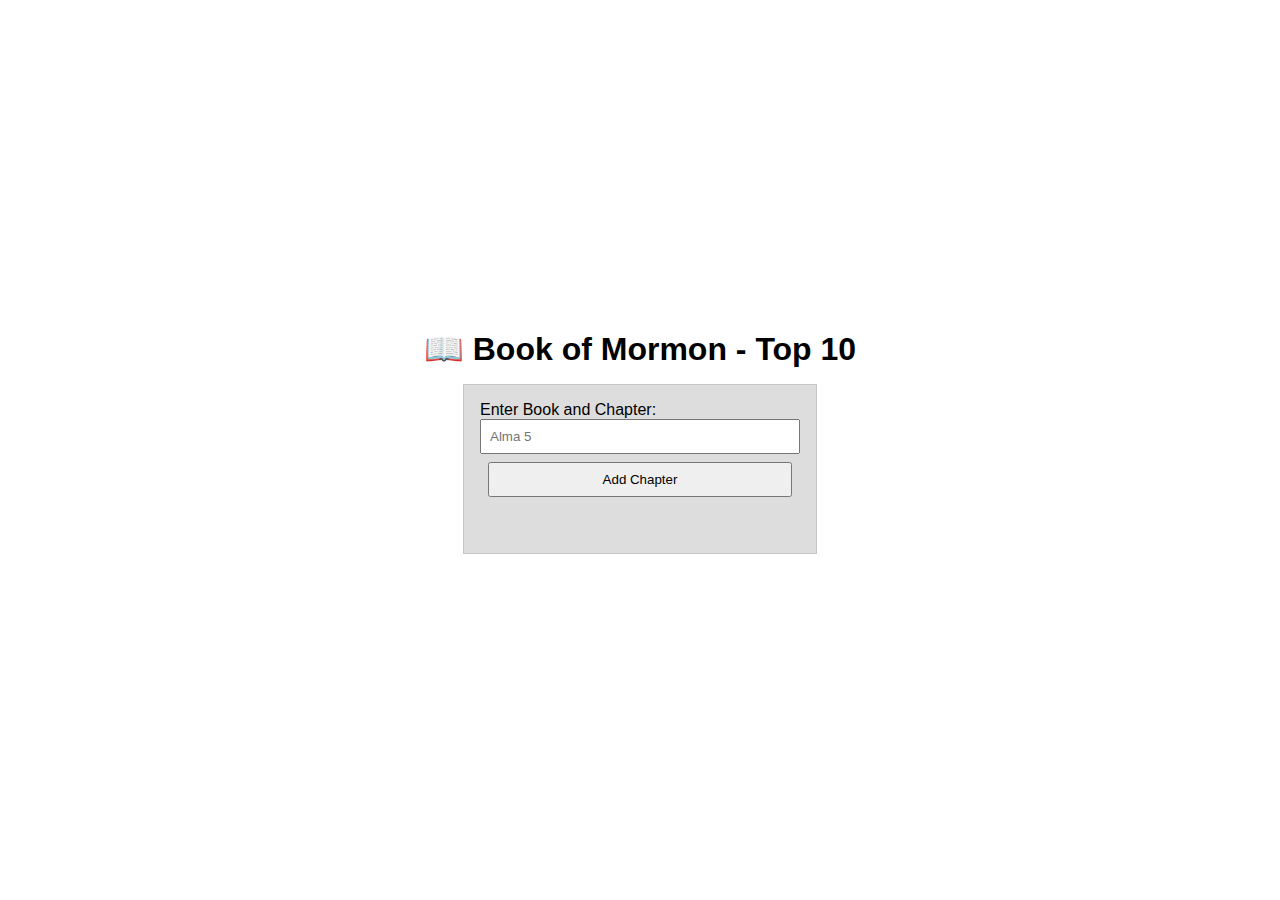
<file: week02/bom.html>
<!DOCTYPE html>
<html lang="en">

<head>
    <meta charset="UTF-8">
    <meta name="viewport" content="width=device-width, initial-scale=1.0">
    <title>WDD 131 - Book Of Mormon app</title>
    <meta name="description" content="book of mormon app -  learning activity">
    <meta name="author" content="Rafael Silva">
    <link rel="preconnect" href="https://fonts.googleapis.com">
    <link rel="preconnect" href="https://fonts.gstatic.com" crossorigin>
    <link href="https://fonts.googleapis.com/css2?family=Roboto:ital,wght@0,400;1,900&display=swap" rel="stylesheet">
    <link rel="stylesheet" href="styles/styles-bom.css">
    
</head>

<body>
    <h1>📖 Book of Mormon - Top 10</h1>
    <main>
        <label for="favchap">Enter Book and Chapter: </label>
        <input type="text" id="favchap" placeholder="Alma 5">
        <button type="submit">Add Chapter</button>
        <ul id="list"></ul>
    </main>
    <script src="scripts/bom.js"></script>
</body>

</html>
</file>
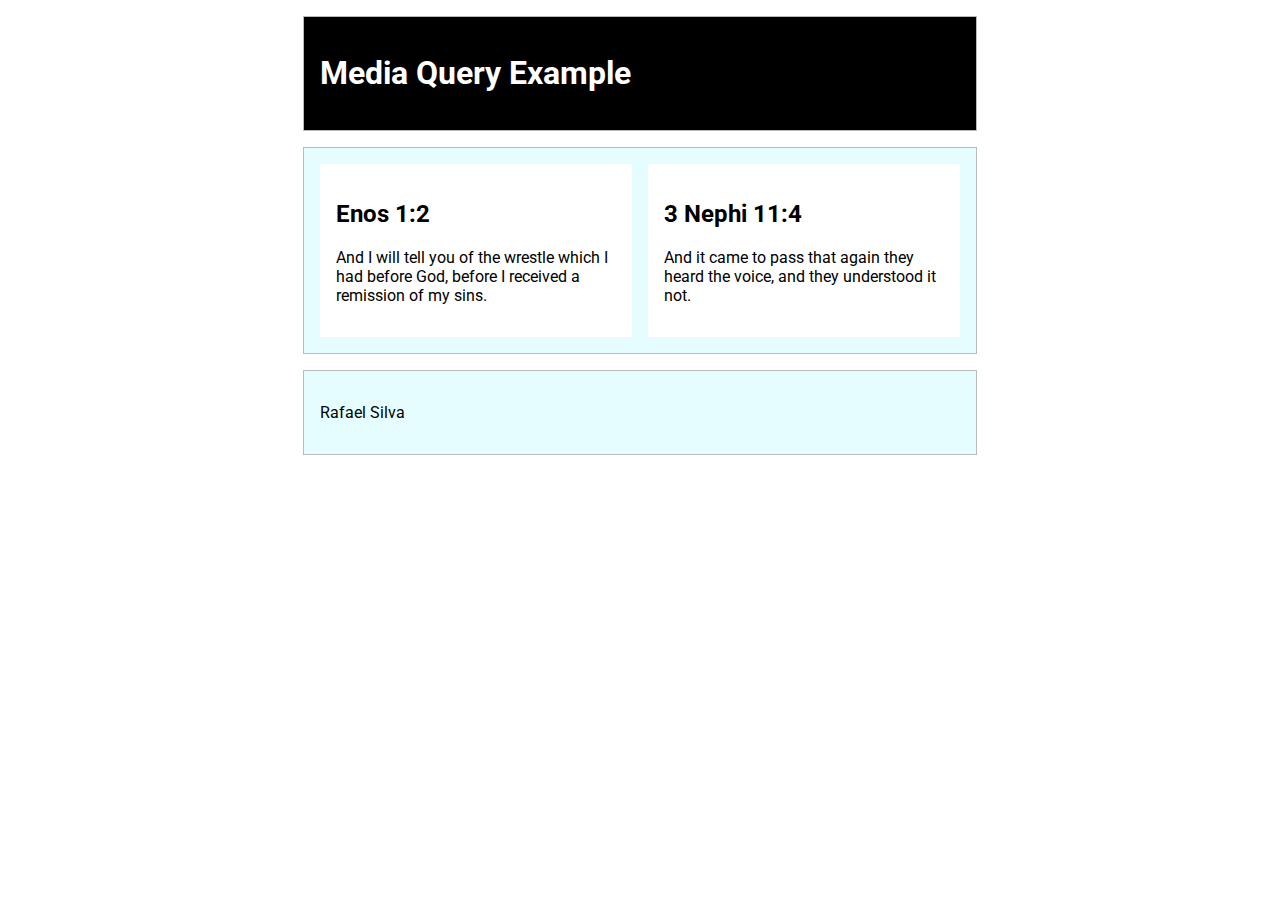
<file: week02/media-query.html>
<!DOCTYPE html>
<html lang="en">
<head>
    <meta charset="UTF-8">
    <meta name="viewport" content="width=device-width, initial-scale=1.0">
    <title>WDD 131 - Media Query Example</title>
    <meta name="description" content="Media Query learning activity">
    <meta name="author" content="Rafael Silva">
    <link rel="preconnect" href="https://fonts.googleapis.com">
    <link rel="preconnect" href="https://fonts.gstatic.com" crossorigin>
    <link href="https://fonts.googleapis.com/css2?family=Roboto:ital,wght@0,400;1,900&display=swap" rel="stylesheet">
    <link rel="stylesheet" href="styles/media-query.css">
    <link rel="stylesheet" href="styles/media-query-large.css">
</head>
<body>

    <header>
        <h1>Media Query Example</h1>
    </header>
    <main>
        <section>
            <h2>Enos 1:2</h2>
            <p>And I will tell you of the wrestle which I had before God, before I received a remission of my sins.</p>
        </section>
        <section>
            <h2>3 Nephi 11:4</h2>
            <p>And it came to pass that again they heard the voice, and they understood it not.</p>
        </section>
    </main>
    <footer>
        <p>Rafael Silva</p>
    </footer>


</body>
</html>
</file>
<file: styles/base.css>
body {
    font-family: 'Poppins', sans-serif;
    background-color: var(--color-background);
    color: var(--color-text);
    line-height: 1.6;
    margin: 0;
    padding: 0;
    max-width: 100%;
}

header {
    background-color: var(--color-secondary);
    padding: 50px 0 0 0px;
    text-align: center;
    border-radius: 10px;
    margin-bottom: 0;  
}

nav {
    display: flex;                    
    justify-content: space-around;    
    align-items: center; 
    background-color: var(--color-accent-light);  
    font-size: 1.2em;
    padding: 10px 0;  
        margin-top: 0; 
}

nav ul {
    list-style-type: none;
    margin: 0;  
    padding: 0;
}

nav li {
    display: inline;  
    margin-right: 20px;
    align-items: center;
    
}

nav a {
    text-decoration: none;
    color: var(--color-primary-light);  
    transition: color 0.7s ease, transform 0.3s ease;
    padding: 0 15px;
}

nav a:hover {
    color: var(--color-primary);  
    transform: scale(1.2);
    font-weight: bold;
}

h1, h2, h3 {
    color: var(--color-primary);  
    font-family: 'Poppins', sans-serif;
}
h1 {
    font-size: 2.5em;
    margin-bottom: 0.5em;
}

h2 {
    font-size: 2em;
    margin-bottom: 0.5em;
}

h3 {
    font-size: 1.5em;
    margin-bottom: 0.5em;
}

a {
    color: var(--color-accent-dark);  
    text-decoration: none;
}

button {
    background-color: var(--color-primary);
    color: white;
    border: none;
    padding: 10px 20px;
    border-radius: 5px;
    cursor: pointer;
    font-size: 1em;
}

button:hover {
    background-color: var(--color-secondary-dark);
}

.card a{
    color: #883f00;
    font-weight: bold;
}
.card a:hover{
    font-size: 1.1em;
    background-color: var(--color-accent);
    color: #e0e0e0;
    padding: 0 2px;
    border-radius: 4px;
}

/*--------------- main ------------------------------------- */
main {
    display: grid;
    grid-template-columns: 2fr 1fr;
    gap: 30px;
    margin: 0 20%;
    padding: 20px;
}

.pic {
    border-radius: 50%;
    float: right;
    width: 140px;
}

main figure {
    float: left;
}

.pic-2 {
    padding: 0px;
    width: 200px;
    border-radius: 20px;
}

main h1 {
    border-bottom: 2px solid var(--color-accent);
}

#grey {
    background-color: #e67d2213;
    padding: 20px;
    margin-top: 0;
    border-radius: 0 50px 0 50px;
}

.card {
    margin-bottom: 50px;
}

#right {
    text-align: right;
}

#sub-h2 {
    font-size: 1.3em;
    padding-left: 15px;
}

#green {
    color: var(--color-secondary);
    font-size: 0.9em;
    font-weight: lighter;
}

#orange {
    color: var(--color-accent);
    font-size: 0.9em;
    font-weight: lighter;
}

#orange2 {
    color: var(--color-accent);
    font-size: 0.9em;
    font-weight: lighter;
}

#white {
    color: var(--color-background);
    font-size: 0.8em;
    font-weight: lighter;
}

/* ------ footer --------*/
footer {
    align-items: center;
    background-color: #e0e0e0;
    text-align: center;
    padding: 20px;
    height: 200px;
}

/* Variáveis de Cores */
:root {
    --color-primary: #16212c;    /* Azul Escuro */
    --color-primary-light: #34495E; /* Cinza Escuro */
    --color-secondary: #00a785;  /* Verde */
    --color-secondary-dark: #148f73; /* Verde Escuro */
    --color-accent: #883f00;     /* Laranja */
    --color-accent-light: #fad3b1; /* Laranja Claro */
    --color-background: #ffffff; /* Cinza Claro */
    --color-text: #2C3E50;       /* Texto principal */
}
</file>
<file: styles/place.css>
/* Global variables */
:root {
    --primary-color: #004d61;
    --secondary-color: #e74c3c;
    --background-color: #f5f5f5;
    --font-color: #333;
    --overlay-background: rgba(255, 255, 255, 0.6);
}

/* General styles */
body {
    font-family: 'Poppins', sans-serif;
    background-color: var(--background-color);
    color: var(--font-color);
    margin: 0;
    padding: 0;
    display: flex;
    flex-direction: column;
    min-height: 100vh;
}

header {
    background-color: var(--primary-color);
    color: white;
    text-align: center;
    padding: 1rem;
}

h1 {
    margin: 0;
}

.hero {
    position: relative;
}

.responsive-img {
    width: 100%;
    height: auto;
}

.overlay {
    position: absolute;
    top: 0;
    left: 0;
    width: 100%;
    height: 100%;
    pointer-events: none;
}

.data {
    position: absolute;
    top: 1rem;
    left: 1rem;
    background-color: var(--overlay-background);
    padding: 1rem;
    pointer-events: auto;
    max-width: 200px;
    border-radius: 15px;
}

.weather {
    position: absolute;
    bottom: 1rem;
    right: 1rem;
    background-color: var(--overlay-background);
    padding: 1rem;
    pointer-events: auto;
    max-width: 200px;
    border-radius: 15px;
}

.weather h2, .data h2{
    background-color: #ffba52;
    padding: 5px;
    border-radius: 15px;
}

footer {
    background-color: var(--primary-color);
    color: white;
    text-align: center;
    padding: 1rem;
    margin-top: auto;
}

.weather-icon {
    width: 50px; /* Adjust the size as needed */
    height: auto; /* Maintain aspect ratio */
    display: none; /* Hide by default */
}

/* Show the icon only on mobile screens (below 660px) */
@media (max-width: 660px) {
    .weather-icon {
        display: block; /* Show the icon on mobile */
    }
}


/* Pseudo element for weather icon */
.weather h2::after  {
    content: "⛅";
    font-size: 1.5rem;
    margin-left: 0.5rem;
}

/* Media queries */
@media (max-width: 659px) {
    .overlay {
        position: static;
    }

    .data, .weather {
        position: static;
        max-width: 100%;
        margin: 1rem 0;
    }
}
</file>
<file: styles/temples.css>
/* Layout for larger screens */
@media screen and (max-width: 768px) {
    nav ul {
        display: none;
        flex-direction: column;
        width: 100%;
        position: absolute;
        top: 60px;
        left: 0;
        background-color: #396E94;
        z-index: 1;
    }

    nav ul li {
        width: 100%;
        text-align: center;
    }

    nav ul.hidden {
        display: flex;
    }

    .hamburger {
        display: block;
    }

    .temples {
        display: grid;
        grid-template-columns: repeat(3, 1fr);
        align-items: center;
    }

    header, footer {
        text-align: center;
    }

    .temple-img {
        min-width: 100%;
    }
}
</file>
<file: styles/temples-large.css>
/* Global Styles */
body {
    font-family: 'Roboto', sans-serif;
    margin: 0;
    padding: 0;
    background-color: #f0f0f0;
    color: #333;
}

header {
    background-color: #396E94;
    color: white;
    padding: 10px;
    text-align: center;
}

nav {
    display: flex;
    justify-content: space-between;
    align-items: center;
}

nav ul {
    list-style: none;
    padding: 0;
    margin: 0;
    display: flex;
    justify-content: center;
}

nav ul li {
    margin-right: 20px;
    transition: background-color 0.3s ease;
}

nav ul li:hover {
    background-color: #0077ff;
    border-radius: 20px;
}

nav ul li a {
    text-decoration: none;
    color: white;
    font-weight: bold;
    padding: 10px;
}

main {
    padding: 20px;
}

main h1 {
    text-align: center;
}

.temples {
    display: grid;
    grid-template-columns: repeat(3, 1fr);
    gap: 20px;
    align-items: center;
    justify-items: center;
}

.temple-img {
    width: 300px;
    height: auto;
    border: 2px solid #396E94;
    border-radius: 15px;
}

figure {
    margin: 20px;
    text-align: center;
}

figcaption {
    margin-top: 10px;
    font-style: italic;
}

footer {
    background-color: #396E94;
    color: white;
    text-align: center;
    padding: 10px;
    margin-top: 20px;
}

.hamburger {
    display: none;
    font-size: 30px;
    cursor: pointer;
    color: white;
}

/* Hide the menu by default on smaller screens */
nav ul.hidden {
    display: none;
}



/* Transitions for hover effects */
nav ul li:hover {
    transition: background-color 0.3s ease;
}
</file>
<file: project/style/Delicious-Recipes.css>
/* Root Variables */
:root {
    --font-family: 'Montserrat', sans-serif;
    --color-primary: #004d40;
    --color-secondary: #4CAF50;
    --color-secondary-light: #90e493;
    --color-background: #e7e7e7;
    --color-light: #ffffff;
    --color-border: #ddd;
    --padding: 1em;
    --max-width: 1200px;
}

/* Global Styles */
* {
    margin: 0;
    padding: 0;
    box-sizing: border-box;
}

main a{
    text-decoration: none;
}

main{
    display: grid;
    grid-template: repeat(2, 1fr);
}

body {
    padding: 0;
    font-family: var(--font-family);
    background-color: var(--color-background);
    color: var(--color-primary);
}

.container {
    background-image: url("imagens/recipe-book.webp"); 
    background-size: cover; 
    background-position: center; 
    background-repeat: no-repeat; 
    border-radius: 8px; 
    max-width: var(--max-width);
    margin: 0 auto;
    display: flex;
    align-items: center;
    justify-content: center;
    gap: 20px; 
    padding: 20px;
}

/* Header */
header {
    background-color: var(--color-primary);
    color: var(--color-light);
    padding: var(--padding);
    text-align: center;
}

header h1 {
    font-size: 2rem;
}

header img{
    width: 50px;
    color: #ddd;
}

.w1000{
    padding: 0;
    margin: 0 auto;
    width: 1200px;
    text-align: center;
}

.header-1{
    display: flex;
    justify-content: center;
    align-items: center;
    gap: 2em;
}

/* nav--- */
nav a{
    display: inline-flex;
    color: #ddd;
    text-decoration: none;
    gap: 1em;
    padding: 20px;
    margin: 10px;

}

nav a:hover{
    font-size: 1.1em;
    background: #65c5687c ;
    border-radius: 20px 0 20px 0;
}

nav .active{
    color: #4CAF50;
    font-size: 1.3em;
    font-weight: 800;
    background: #3274347c ;
    border-radius: 20px 0 20px 0;

}

nav .active:hover{
    color: #ddd;
}

.recipe-detail {
    margin-top: 20px;
}
img {
    max-width: 200px;
    height: auto;
}

/* Search Input */
input[type="text"] {
    width: 80%;
    padding: 0.75em;
    margin: 1em 0;
    border: 1px solid var(--color-border);
    border-radius: 8px;
    font-size: 1em;
}

/* Recipe Section */
.recipe {
    padding: var(--padding);
    background: var(--color-light);
    text-align: center;
    border: 1px solid var(--color-border);
    border-radius: 8px;
    margin-bottom: var(--padding);
}

.recipe h2 {
    font-size: 1.5rem;
    color: var(--color-secondary);
}

.recipe p {
    font-size: 1rem;
    color: var(--color-primary);
}

.all-recipe {
    display: flex;
    flex-wrap: wrap;
    gap: 16px;
    justify-content: center;
    padding: 16px;
}

.recipe-card {
    border: 1px solid #ddd;
    border-radius: 8px;
    overflow: hidden;
    box-shadow: 0 4px 6px rgba(0, 0, 0, 0.1);
    width: 280px;
    margin: 16px;
    display: flex;
    flex-direction: column;
}

.recipe-image

{
    background-size: cover;
    background-position: center;
    height: 200px;
}

.recipe-details {
    padding: 16px;
}

.recipe-details h2 {
    margin: 0;
    font-size: 1.5em;
    color: #333;
}

.recipe-details .description,
.recipe-details .prep-time,
.recipe-details .category,
.recipe-details .rating,
.recipe-details .preparation-method {
    margin: 8px 0;
    font-size: 0.9em;
    color: #555;
}

.ingredients {
    list-style-type: none;
    padding: 0;
    margin: 8px 0;
    font-size: 0.9em;
    color: #555;
}

/* Categories */
.categories {
    display: flex;
    flex-wrap: wrap;
    gap: var(--padding);
    justify-content: center;
    padding: var(--padding);
}

.category {
    padding: var(--padding);
    background: var(--color-light);
    border: 1px solid var(--color-border);
    border-radius: 8px;
    width: 180px;
    text-align: center;
    box-shadow: 0 8px 24px rgba(0, 0, 0, 0.1);
    
}

main h3{
    text-align: center;
    padding: 20px;
    font-weight: 300;
    background: var(--color-secondary-light);
}

.cta-home,
.cta-home a{
    background: var(--color-secondary);
    color: var(--color-background);
    padding: 20px;
    text-align: center;
}

.cta-home:hover{
    transform: scale(1.1);
}

.category-1 {
    padding: var(--padding);
    background: var(--color-light);
    border: 1px solid var(--color-border);
    border-radius: 8px;
    width: 180px;
    height: 350px;
    text-align: center;
    box-shadow: 0 8px 24px rgba(0, 0, 0, 0.1);
    
}

.category:hover{
    background: var(--color-background);
    font-weight: 900;
}

.category h3 {
    font-size: 10.25rem;
    color: var(--color-background);
    margin: 0.5em 0;
}

.category-1 a{
    display: flex;
    justify-content: center;
    align-items: center;
    font-size: 1.8em;
    font-weight: 500;
    background: rgba(1, 124, 48, 0.5);
    border-radius: 20px;
    text-decoration: none;
    color: #ddd;
    text-shadow: 0 8px 24px rgba(0, 0, 0, 0.9);;
}

.category-1:hover{
    transform: scale(1.1);
    
}

.category-1 a:hover{
    font-weight: 800;
}

.cat-nav {
    display: flex;
    flex-wrap: wrap;
    justify-content: center;
    gap: 8px;
    padding: 16px;
    background-color: #f8f8f8;
    border-bottom: 1px solid #ddd;
    
}

.category-btn {
    padding: 8px 16px;
    border: none;
    background-color: var(--color-secondary-light);
    color: white;
    cursor: pointer;
    border-radius: 4px;
    font-size: 1em;
    color: var(--color-primary);
}

.category-btn:hover {
    background-color: var(--color-primary);
    color: var(--color-background);
}

.category-btn:active {
    background-color: var(--color-primary);
}

.hamburger {
    display: block;
}

.hamburger {
    display: none;
    font-size: 30px;
    cursor: pointer;
    color: white;
}

/* Hide the menu by default on smaller screens */
nav ul.hidden {
    display: none;
}

/* form -----------------------*/
/* Form Container */
#recipe-form {
    width: 800px;
    margin: 20px auto;
    padding: 30px;
    border-radius: 12px;
    background-color: #ffffff;
    box-shadow: 0 8px 24px rgba(0, 0, 0, 0.1);
    font-family: Arial, sans-serif;
}

#recipe-form h3 {
    text-align: center;
    color: #222;
    margin-bottom: 20px;
    font-size: 1.6em;
    font-weight: 500;
}

/* Form Flex Layout */
.form-group {
    display: flex;
    align-items: center;
    margin-bottom: 18px;
}

.form-group label {
    flex: 0 0 30%;
    font-weight: 600;
    color: #333;
    font-size: 0.9em;
}

.form-group input,
.form-group textarea {
    flex: 1;
    padding: 10px 12px;
    border: 1px solid #ddd;
    border-radius: 8px;
    background-color: #f9f9f9;
    color: #333;
    font-size: 1em;
    transition: border-color 0.3s ease, background-color 0.3s ease;
}

/* Input Focus Effect */
.form-group input:focus,
.form-group textarea:focus {
    border-color: #007bff;
    background-color: #ffffff;
    outline: none;
    box-shadow: 0 0 8px rgba(0, 123, 255, 0.1);
}

.form-2{
    display: grid;
    grid: 2, 1fr;
    
}

textarea {
    resize: vertical;
    min-height: 100px;
}

/* Submit Button */
#recipe-form button {
    display: block;
    width: 100%;
    padding: 12px;
    font-size: 1em;
    font-weight: 600;
    color: #ffffff;
    background-color: #007bff;
    border: none;
    border-radius: 8px;
    cursor: pointer;
    transition: background-color 0.3s ease, box-shadow 0.3s ease;
    margin-top: 10px;
}

#recipe-form button:hover {
    background-color: #0056b3;
    box-shadow: 0 4px 12px rgba(0, 123, 255, 0.2);
}

/* Compact Number Input */
#recipe-form input[type="number"] {
    max-width: 80px;
}



#recipe-form {
    max-width: 450px;
    margin: 20px auto;
    padding: 30px;
    border-radius: 12px;
    background-color: #ffffff;
    box-shadow: 0 8px 24px rgba(0, 0, 0, 0.1);
    font-family: Arial, sans-serif;
}

#recipe-form h3 {
    text-align: center;
    color: #222;
    margin-bottom: 20px;
    font-size: 1.6em;
    font-weight: 500;
}

/* Labels and Inputs */
#recipe-form label {
    display: block;
    margin-bottom: 6px;
    font-weight: 600;
    color: #333;
    font-size: 0.85em;
}

#recipe-form input,
#recipe-form textarea {
    width: 100%;
    padding: 12px 14px;
    margin-bottom: 18px;
    border: 1px solid #ddd;
    border-radius: 8px;
    background-color: #f9f9f9;
    color: #333;
    font-size: 1em;
    transition: border-color 0.3s ease, background-color 0.3s ease;
}

#recipe-form input:focus,
#recipe-form textarea:focus {
    border-color: #007bff;
    background-color: #ffffff;
    outline: none;
    box-shadow: 0 0 8px rgba(0, 123, 255, 0.1);
}

#recipe-form textarea {
    resize: vertical;
    min-height: 100px;
}

/* Submit Button */
#recipe-form button {
    display: block;
    width: 100%;
    padding: 12px;
    font-size: 1em;
    font-weight: 600;
    color: #ffffff;
    background-color: #007bff;
    border: none;
    border-radius: 8px;
    cursor: pointer;
    transition: background-color 0.3s ease, box-shadow 0.3s ease;
}

#recipe-form button:hover {
    background-color: #0056b3;
    box-shadow: 0 4px 12px rgba(0, 123, 255, 0.2);
}

#recipe-form button:active {
    background-color: #004494;
}

/* Additional Styles */
#recipe-form input[type="number"] {
    max-width: 80px;
}




/* Slider */
.slider {
    position: relative;
   
    height: 500px;
    margin: 0 auto;
    overflow: hidden;
    border: 1px solid var(--color-border);
    border-radius: 8px;
}

h2{
    margin-top: 100px;
    text-align: center;
}

.text-slide{
    background: #e6e6e6d3;
    padding: 20px;
    text-align: center;
    border-radius: 20px;
}

.slides {
    display: flex;
    transition: transform 0.5s ease-in-out;
}

.slide {
    min-width: 100%;
    height: 100%;
    box-sizing: border-box;
    padding: 1em;
    background-color: var(--color-light);
}

.slide h2 {
    margin: 0;
    font-size: 1.5rem;
    color: var(--color-secondary);
}

.slide p {
    font-size: 1rem;
    color: var(--color-primary);
}

.slides .slide {
    width: 100%;
    height: 500px;
    display: flex;
    flex-direction: column;
    justify-content: center;
    align-items: center;
    color: white; 
}

.slide img {
    width: 100%;
    height: auto;
    border-radius: 8px;
    margin-bottom: 1em;
}

/* Footer */
footer {
    text-align: center;
    padding: var(--padding);
    background: var(--color-primary);
    color: var(--color-light);
}

footer img{
    padding: 20px;
    margin: 0 auto;
    width: 10em;
}

.footer {
    margin-top: 50px;
    color: white;
    padding: 20px 0;
    text-align: center;
}

.footer-content {
    display: flex;
    justify-content: space-around;
    flex-wrap: wrap;
    max-width: 1000px;
    margin: 0 auto;
}

.footer-section {
    flex: 1;
    min-width: 200px;
    margin: 10px;
}

.footer-section h2 {
    margin-bottom: 15px;
    font-size: 18px;
    color: var(--color-secondary); /* Cor de destaque */
}

.footer-section p,
.footer-section ul {
    font-size: 14px;
}

.footer-section ul {
    list-style-type: none;
    padding: 0;
}

.footer-section ul li {
    margin: 8px 0;
}

.footer-section a {
    color: var(--color-secondary-light);
    text-decoration: none;
}

.footer-section a:hover {
    text-decoration: underline;
}

.footer-bottom {
    margin-top: 20px;
    font-size: 12px;
    color: #bbb;
}

.social-links{
    display: flex;
    gap: 10px;
}



/*---- search ---- */
.recipe-choose {
    margin-top: 20px;
}

.recipe-choose div {
    cursor: pointer;
    margin: 10px 0;
    padding: 10px;
    border: 1px solid #ccc;
}

.recipe-choose div:hover {
    background-color: #f0f0f0;
}



/* Base Styling for Header */
.header-1 {
    display: flex;
    align-items: center;
    justify-content: center;
    padding: 10px 20px;
    background-color: var(--color-primary); /* Apply primary color as background */
    color: #fff;
}

.header-1 a {
    color: #fff;
    text-decoration: none;
    margin-left: 15px;
}

.header-1 a:hover {
    color: #ddd;
}

/* Hamburger Icon */
.hamburger {
    font-size: 24px;
    cursor: pointer;
    display: none; /* Hidden on desktop */
}

/* Main Navigation Links (Desktop) */
.header-1 nav {
    display: flex;
    gap: 15px;
    
}

/* Responsive Styling */
@media (max-width: 768px) {
    /* Show hamburger icon on mobile */
    .hamburger {
        display: block;
    }

    /* Hide navigation links initially on mobile */
    #nav-menu {
        display: none;
        position: absolute;
        top: 60px;
        right: 0;
        flex-direction: column;
        width: 100%;
        background-color: var(--color-primary); /* Apply primary color as background */
        text-align: center;
        padding: 20px 0;
        z-index: 10;
    }

    /* Display nav menu when 'show' class is active */
    #nav-menu.show {
        display: flex;
    }

    /* Style for navigation links on mobile */
    #nav-menu a {
        padding: 10px;
        border-bottom: 1px solid #444;
    }

    #nav-menu a:last-child {
        border-bottom: none;
    }

    /* Other Responsive Elements */
    .categories {
        flex-direction: column;
        align-items: center;
    }

    input[type="text"] {
        width: 100%;
    }

    .slider {
        max-width: 100%;
    }

    .cont-side p{
        display: none;
    }

    .container-2{
        display: block;
        flex-direction: column;
        
    }
    
    .header-1{
        justify-content: space-between;
    }

}
</file>
<file: project/style/siteplan.css>
body {
    font-family: 'Montserrat', sans-serif;
    background-color: #f4f4f4;
    color: #333;
    margin: 0;
    padding: 0;
}

main{
    width: 70%;
    margin: 0 auto;
}

section{
    display: block;
    row-gap: 100px;
}

h1 {
    font-size: 3em;
    color: #4CAF50;
}

h2 {
    color: #333;
}

h3 {
    color: #777;
}

.color-scheme {
    margin: 20px 0;
    background: #ffffff;
    padding: 20px;
    border-radius: 20px;
}

.color-scheme h2{
    border-bottom: 2px solid #333;
}

.color-example {
    margin: 10px 0;
    padding: 10px;
    color: white; 
}

.primary-bg {
    background-color: #4CAF50; 
}

.secondary-bg {
    background-color: #333; 
}

.typography-example {
    margin: 20px 0;
    
}

.wireframe {
    border-radius: 26px;
    display: grid;
    grid-template-columns:repeat(2, 1fr);
    gap: 40px;
    background-color: #d2ffe5;
    border: 2px dashed #4CAF50;
    padding: 10px;
    margin: 20px 0;
}
section{
    display: block;
    width: 100%;
    align-items: center;
}

.img-large{
    width: 100%;
}

.img-small{
    width: 55%;
}
</file>
<file: project/style/delicius-recipes-2.css>
.container-2{
    display: flex;
    gap: 0;
    background-color: var(--color-primary) ;
    width: 80%;
    padding: 30wv;
    margin: 20px auto;
    padding: 20px;
    border-radius: 26px;
    display: flex;
    align-items: center;
    justify-content: center;
    background-size: cover; 
    background-position: center; 
    background-repeat: no-repeat; 
    border-radius: 8px;
    box-shadow: 0px 4px 8px rgba(0, 0, 0, 0.2); 
}



/* Background image style */
.background-image {
    width: 100%;
    height: 100%;
    background-image: url("path/to/your/image.jpg"); 
    background-size: cover;
    background-position: center;
    border-radius: 12px;
}

/* Form Styles */
#recipe-form-2 {
    padding: 30px;
    border-radius: 1px;
    background-color: #ffffff;
    box-shadow: 0 8px 24px rgba(0, 0, 0, 0.1);
    font-family: Arial, sans-serif;
    max-width: 450px;
    margin: auto;
}

/* Form Title */
#recipe-form-2 h3 {
    text-align: center;
    color: #222;
    margin-bottom: 20px;
    font-size: .6em;
    font-weight: 500;
}

.cont-side{
    height: auto;
    background: var(--color-secondary-light);
    padding: 50px;
    display: block;
    align-content: center;
    border-radius: 20px 0 0 20px;
}

.cont-side h3{
    font-size: 2em;
    text-align: left;
    border-bottom: 2px solid var(--color-primary);
}

.cont-side p{
    padding: 20px;
}
/* Form Field Layout */
.form-group {
    display: flex;
    align-items: center;
    margin-bottom: 18px;
}

.form-group label {
    flex: 0 0 30%;
    font-weight: 600;
    color: #333;
    font-size: 0.9em;
}

.form-group input,
.form-group textarea {
    flex: 1;
    padding: 10px 12px;
    border: 1px solid #ddd;
    border-radius: 8px;
    background-color: #f9f9f9;
    color: #333;
    font-size: 1em;
    transition: border-color 0.3s ease, background-color 0.3s ease;
}

/* Focus Effect for Input Fields */
.form-group input:focus,
.form-group textarea:focus {
    border-color: #007bff;
    background-color: #ffffff;
    outline: none;
    box-shadow: 0 0 8px rgba(0, 123, 255, 0.1);
}

/* Textarea */
#recipe-form-2 textarea {
    resize: vertical;
    min-height: 100px;
}

/* Submit Button */
#recipe-form-2 button {
    display: block;
    width: 100%;
    padding: 12px;
    font-size: 1em;
    font-weight: 600;
    color: #ffffff;
    background-color: #007bff;
    border: none;
    border-radius: 8px;
    cursor: pointer;
    transition: background-color 0.3s ease, box-shadow 0.3s ease;
    margin-top: 10px;
}

#recipe-form-2 button:hover {
    background-color: #0056b3;
    box-shadow: 0 4px 12px rgba(0, 123, 255, 0.2);
}

#recipe-form-2 button:active {
    background-color: #004494;
}

/* Number Input Width */
#recipe-form-2 input[type="number"] {
    max-width: 80px;
}


.container-2 img{
    background-image: url("images/recipe-book.webp");
}

:root {
    --font-family: 'Montserrat', sans-serif;
    --color-primary: #004d40;
    --color-secondary: #4CAF50;
    --color-secondary-light: #90e493;
    --color-background: #e7e7e7;
    --color-light: #ffffff;
    --color-border: #ddd;
    --padding: 1em;
    --max-width: 1200px;
}
</file>
<file: week01/styles/layout.css>
* {
    margin: 0;
    padding: 0;
    box-sizing: border-box;
}

body {
    font-family: Arial, sans-serif;
}

header {
    background-color: #333;
    color: white;
    text-align: center;
    
}

nav {
    background-color: #000;
}

nav ul {
    list-style-type: none;
    display: flex;
    justify-content: space-around;
    
}

nav ul li a {
    color: white;
    text-decoration: none;
    font-weight: bold;
}

main.main-content {
    display: flex;
    justify-content: space-between;
    height: 250px;
    background-color: #e0e0e0;
}

article {
    flex: 2;
    background-color: #ccc;
    padding: 20px;
}

aside {
    flex: 1;
    background-color: #fff;
    padding: 20px;
}

footer {
    display: grid;
    background-color: #333;
    color: white;
    text-align: center;
    padding: 101px;
    position: relative;
    bottom: 0;
    width: 100%;
}
</file>
<file: week02/styles/styles-bom.css>
* {
	margin: 0;
	padding: 0;
}

body {
	height: 100vh;
	display: flex;
	flex-direction: column;
	align-items: center;
	justify-content: center;
	font-family: Acme, Arial, sans-serif;
}

h1 {
	font-size: 1.5rem;
}

main {
	margin: 1rem auto;
	border: 1px solid rgba(0, 0, 0, 0.1);
	padding: 1rem;
	background-color: #ddd;
	display: flex;
	flex-direction: column;
}

input,
button {
	padding: 0.5rem;
}

button {
	margin: 0.5rem;
}

.delete {
	width: fit-content;
}

.input {
	display: flex;
	gap: 1rem;
}

.list {
	padding: 0.5rem;
}

ul {
	margin: 1rem;
	list-style: none;
}

li {
	display: flex;
	align-items: center;
	justify-content: space-between;
}

@media only screen and (min-width: 32.5em) {
	h1 {
		font-size: 2rem;
	}

	main {
		width: 320px;
	}
}
</file>
<file: week02/styles/media-query.css>
body{
    font-family: 'Roboto', sans-serif;
}
header, main, footer{
    max-width: 640px;
    margin: 1rem auto;
    border: 1px solid #bbb;
    padding: 1rem;
    background-color: #e6fdff;
    
}
main{
    display: grid;
    grid-template-columns: 1fr;
    grid-gap: 1rem;
}
section{
    padding: 1rem;
    background-color: #ffffff;
}
</file>
<file: week02/styles/media-query-large.css>
@media screen and (min-width: 500px) {
    header{
        background-color: #000;
        color:#fff;
    }
    main{
        grid-template-columns: 1fr 1fr;
    }
}
</file>
<file: styles/form.css>
/* Reset basic styles */
* {
    margin: 0;
    padding: 0;
    box-sizing: border-box;
  }
  
  /* Body Styles */
  main {
    font-family: Arial, sans-serif;
    background-color: #f4f6f8;
    display: flex;
    justify-content: center;
    align-items: center;
    min-height: 100vh;
    color: #333;
    background-color: #019973;
    padding: 40px;
  }
  
  .review-container, .confirmation-container {
    background-color: #ffffff;
    padding: 2rem;
    border-radius: 16px;
    box-shadow: 0px 4px 8px rgba(0, 0, 0, 0.1);
    width: 100%;
    max-width: 500px;
    text-align: center;
  }
  
  /* Heading Styles */
  h2 {
    padding: 20px;
    border-radius: 20px;
    margin: 0 0 100px 0;
    background: #019973;
    color: #fff;
    font-size: 1.8rem;
    margin-bottom: 1rem;
    font-weight: bold;
  }
  
  /* Form Styles */
  form {
    display: flex;
    flex-direction: column;
    gap: 1rem;
    width: 100%;
  }
  
  /* Label Styles */
  form label, form p {
    font-weight: bold;
    color: #555;
    margin-bottom: 0.5rem;
    text-align: left;
  }
  
  /* Select, Input, and Textarea Styles */
  select, input[type="date"], input[type="text"], textarea {
    width: 100%;
    padding: 0.75rem;
    border: 1px solid #ccc;
    border-radius: 4px;
    font-size: 1rem;
    background-color: #fafafa;
    color: #333;
  }
  
  select:focus, input:focus, textarea:focus {
    border-color: #4a4e69;
    outline: none;
  }
  
/* Rating Styles */
.rating {
    display: flex;
    justify-content: space-between;
    align-items: center;
    flex-direction: row-reverse; 
  }
  
  .rating label {
    font-size: 2.5rem;
    color: #ccc;
    cursor: pointer;
    transition: color 0.2s;
  }
  
  .rating input[type="radio"] {
    display: none;
  }
  
  /* Select the stars correctly when a rating is chosen */
  .rating input[type="radio"]:checked ~ label,
  .rating input[type="radio"]:checked ~ label ~ label {
    color: #f4c150;
  }
  
  
  /* Checkbox Group */
  .checkbox-group {
    display: flex;
    flex-wrap: wrap;
    gap: 0.75rem;
  }
  
  .checkbox-group label {
    font-weight: normal;
    display: flex;
    align-items: center;
    gap: 0.5rem;
  }
  
  /* Submit Button */
  input[type="submit"] {
    background-color: #4a4e69;
    color: #ffffff;
    padding: 0.75rem;
    border: none;
    border-radius: 4px;
    font-size: 1rem;
    cursor: pointer;
    font-weight: bold;
    transition: background-color 0.3s;
  }
  
  input[type="submit"]:hover {
    background-color: #6a7593;
  }
  
  /* Confirmation Page Styles */
  .confirmation-container p {
    font-size: 1rem;
    margin-top: 1rem;
  }
  
  /* Small Text */
  small {
    color: #888;
    font-size: 0.85rem;
  }
  
  /* Additional Utility Styles */
  form textarea {
    resize: vertical;
  }
  
  #reviewCount {
    font-weight: bold;
    color: #4a4e69;
  }
  
  header, footer {
    height: 100px;
    padding: auto;
    margin-top: 70px;
    text-align: center;
}

.resetReviewCount{
    display: block;
    align-items: center;
}
</file>
